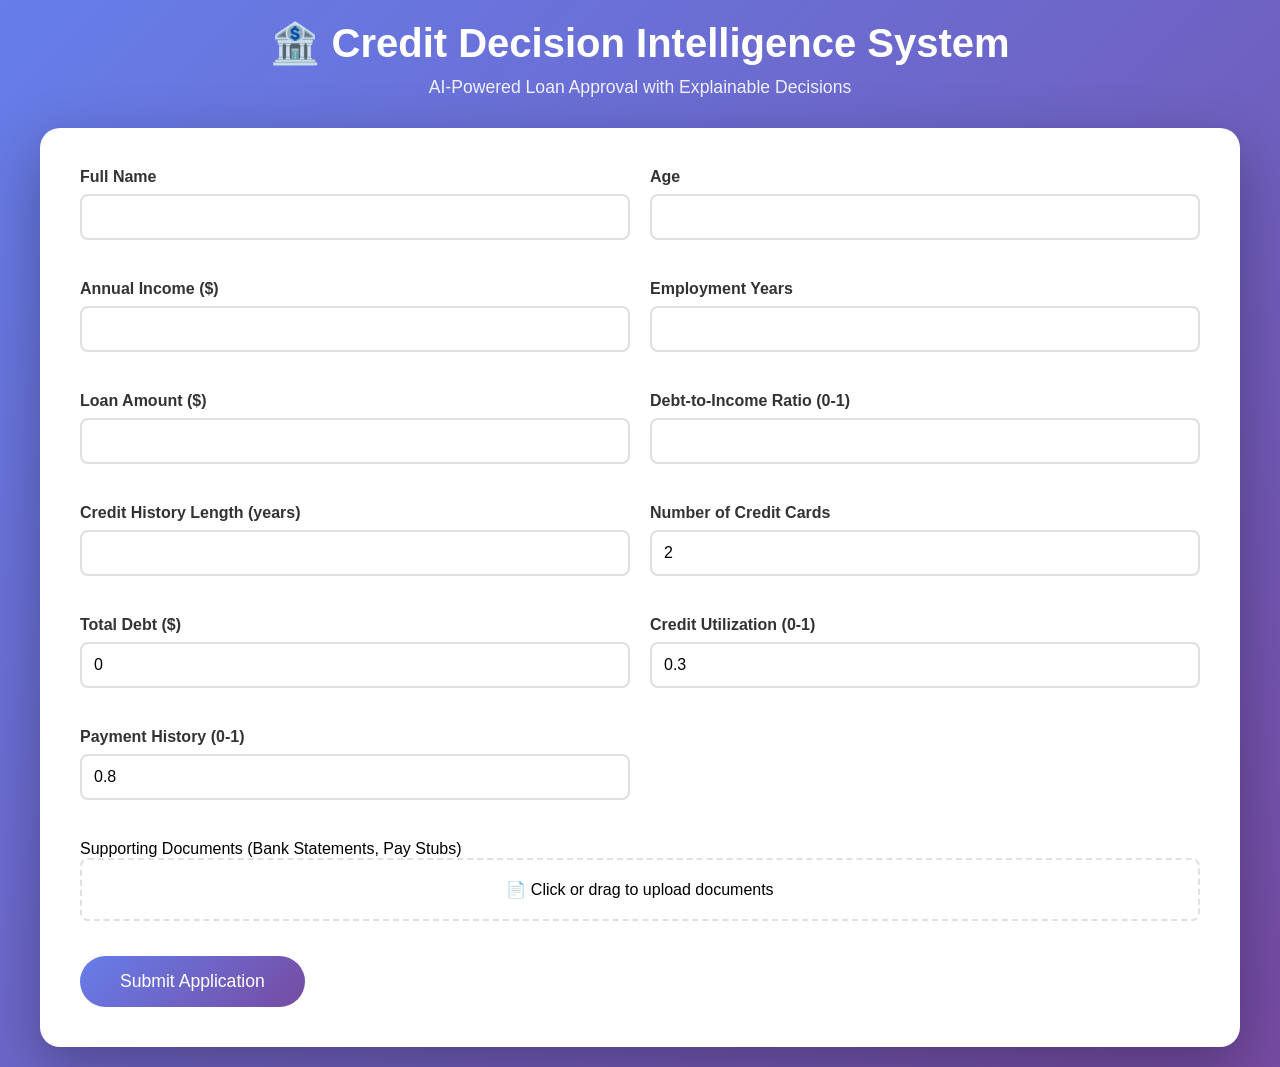
<file: credit_decision_system/templates/index.html>
<!-- templates/index.html -->
<!DOCTYPE html>
<html lang="en">
<head>
    <meta charset="UTF-8">
    <meta name="viewport" content="width=device-width, initial-scale=1.0">
    <title>Credit Decision System - Loan Application</title>
    <style>
        * {
            margin: 0;
            padding: 0;
            box-sizing: border-box;
        }
        
        body {
            font-family: -apple-system, BlinkMacSystemFont, 'Segoe UI', Roboto, Oxygen, Ubuntu, sans-serif;
            background: linear-gradient(135deg, #667eea 0%, #764ba2 100%);
            min-height: 100vh;
            padding: 20px;
        }
        
        .container {
            max-width: 1200px;
            margin: 0 auto;
        }
        
        .header {
            text-align: center;
            color: white;
            margin-bottom: 30px;
        }
        
        .header h1 {
            font-size: 2.5rem;
            margin-bottom: 10px;
        }
        
        .header p {
            font-size: 1.1rem;
            opacity: 0.9;
        }
        
        .main-card {
            background: white;
            border-radius: 20px;
            box-shadow: 0 20px 60px rgba(0,0,0,0.3);
            overflow: hidden;
        }
        
        .form-section {
            padding: 40px;
        }
        
        .form-grid {
            display: grid;
            grid-template-columns: repeat(2, 1fr);
            gap: 20px;
        }
        
        .form-group {
            margin-bottom: 20px;
        }
        
        .form-group label {
            display: block;
            margin-bottom: 8px;
            font-weight: 600;
            color: #333;
        }
        
        .form-group input, .form-group select {
            width: 100%;
            padding: 12px;
            border: 2px solid #e0e0e0;
            border-radius: 8px;
            font-size: 1rem;
            transition: border-color 0.3s;
        }
        
        .form-group input:focus, .form-group select:focus {
            outline: none;
            border-color: #667eea;
        }
        
        .file-upload {
            grid-column: span 2;
        }
        
        .file-upload-area {
            border: 2px dashed #e0e0e0;
            border-radius: 8px;
            padding: 20px;
            text-align: center;
            cursor: pointer;
            transition: all 0.3s;
        }
        
        .file-upload-area:hover {
            border-color: #667eea;
            background: #f5f5f5;
        }
        
        .file-list {
            margin-top: 15px;
        }
        
        .file-item {
            background: #f5f5f5;
            padding: 8px 12px;
            border-radius: 5px;
            margin-bottom: 5px;
            display: flex;
            justify-content: space-between;
            align-items: center;
        }
        
        .remove-file {
            color: #ff4757;
            cursor: pointer;
            font-weight: bold;
        }
        
        .submit-btn {
            background: linear-gradient(135deg, #667eea 0%, #764ba2 100%);
            color: white;
            border: none;
            padding: 15px 40px;
            font-size: 1.1rem;
            border-radius: 30px;
            cursor: pointer;
            margin-top: 20px;
            transition: transform 0.2s;
        }
        
        .submit-btn:hover {
            transform: translateY(-2px);
        }
        
        .result-section {
            background: #f8f9fa;
            padding: 30px;
            border-top: 1px solid #e0e0e0;
            display: none;
        }
        
        .result-section.show {
            display: block;
        }
        
        .decision-card {
            background: white;
            border-radius: 15px;
            padding: 25px;
            margin-bottom: 20px;
            box-shadow: 0 5px 15px rgba(0,0,0,0.1);
        }
        
        .decision-approve {
            border-left: 5px solid #28a745;
        }
        
        .decision-reject {
            border-left: 5px solid #dc3545;
        }
        
        .decision-review {
            border-left: 5px solid #ffc107;
        }
        
        .score-display {
            font-size: 3rem;
            font-weight: bold;
            margin: 20px 0;
        }
        
        .loading {
            text-align: center;
            padding: 40px;
            display: none;
        }
        
        .loading.show {
            display: block;
        }
        
        .spinner {
            border: 4px solid #f3f3f3;
            border-top: 4px solid #667eea;
            border-radius: 50%;
            width: 50px;
            height: 50px;
            animation: spin 1s linear infinite;
            margin: 0 auto;
        }
        
        @keyframes spin {
            0% { transform: rotate(0deg); }
            100% { transform: rotate(360deg); }
        }
        
        @media (max-width: 768px) {
            .form-grid {
                grid-template-columns: 1fr;
            }
            
            .form-section {
                padding: 20px;
            }
        }
    </style>
</head>
<body>
    <div class="container">
        <div class="header">
            <h1>🏦 Credit Decision Intelligence System</h1>
            <p>AI-Powered Loan Approval with Explainable Decisions</p>
        </div>
        
        <div class="main-card">
            <div class="form-section">
                <form id="applicationForm">
                    <div class="form-grid">
                        <div class="form-group">
                            <label>Full Name</label>
                            <input type="text" name="full_name" required>
                        </div>
                        
                        <div class="form-group">
                            <label>Age</label>
                            <input type="number" name="age" required>
                        </div>
                        
                        <div class="form-group">
                            <label>Annual Income ($)</label>
                            <input type="number" name="annual_income" required>
                        </div>
                        
                        <div class="form-group">
                            <label>Employment Years</label>
                            <input type="number" name="employment_years" step="0.5" required>
                        </div>
                        
                        <div class="form-group">
                            <label>Loan Amount ($)</label>
                            <input type="number" name="loan_amount" required>
                        </div>
                        
                        <div class="form-group">
                            <label>Debt-to-Income Ratio (0-1)</label>
                            <input type="number" name="debt_to_income_ratio" step="0.01" required>
                        </div>
                        
                        <div class="form-group">
                            <label>Credit History Length (years)</label>
                            <input type="number" name="credit_history_length" step="0.5" required>
                        </div>
                        
                        <div class="form-group">
                            <label>Number of Credit Cards</label>
                            <input type="number" name="num_credit_cards" value="2">
                        </div>
                        
                        <div class="form-group">
                            <label>Total Debt ($)</label>
                            <input type="number" name="total_debt" value="0">
                        </div>
                        
                        <div class="form-group">
                            <label>Credit Utilization (0-1)</label>
                            <input type="number" name="credit_utilization" step="0.01" value="0.3">
                        </div>
                        
                        <div class="form-group">
                            <label>Payment History (0-1)</label>
                            <input type="number" name="payment_history" step="0.01" value="0.8">
                        </div>
                        
                        <div class="file-upload">
                            <label>Supporting Documents (Bank Statements, Pay Stubs)</label>
                            <div class="file-upload-area" onclick="document.getElementById('documents').click()">
                                📄 Click or drag to upload documents
                                <input type="file" id="documents" name="documents" multiple accept=".pdf,.png,.jpg" style="display:none">
                            </div>
                            <div id="fileList" class="file-list"></div>
                        </div>
                    </div>
                    
                    <button type="submit" class="submit-btn">Submit Application</button>
                </form>
            </div>
            
            <div class="loading" id="loading">
                <div class="spinner"></div>
                <p style="margin-top: 20px;">Processing your application with AI...</p>
            </div>
            
            <div class="result-section" id="resultSection">
                <!-- Results will be displayed here -->
            </div>
        </div>
    </div>
    
    <script>
        let selectedFiles = [];
        
        document.getElementById('documents').addEventListener('change', function(e) {
            selectedFiles = Array.from(e.target.files);
            updateFileList();
        });
        
        function updateFileList() {
            const fileListDiv = document.getElementById('fileList');
            fileListDiv.innerHTML = selectedFiles.map((file, index) => `
                <div class="file-item">
                    <span>📄 ${file.name}</span>
                    <span class="remove-file" onclick="removeFile(${index})">✖</span>
                </div>
            `).join('');
        }
        
        function removeFile(index) {
            selectedFiles.splice(index, 1);
            updateFileList();
        }
        
        document.getElementById('applicationForm').addEventListener('submit', async (e) => {
            e.preventDefault();
            
            const formData = new FormData(e.target);
            selectedFiles.forEach(file => {
                formData.append('documents', file);
            });
            
            document.getElementById('loading').classList.add('show');
            document.getElementById('resultSection').classList.remove('show');
            
            try {
                const response = await fetch('/api/apply', {
                    method: 'POST',
                    body: formData
                });
                
                const result = await response.json();
                
                if (response.ok) {
                    displayResult(result);
                } else {
                    alert('Error: ' + (result.error || 'Unknown error'));
                }
            } catch (error) {
                alert('Network error: ' + error.message);
            } finally {
                document.getElementById('loading').classList.remove('show');
            }
        });
        
        function displayResult(result) {
            const decision = result.decision;
            const recommendation = decision.recommendation;
            
            let decisionClass = 'decision-review';
            let decisionText = 'Under Review';
            let decisionIcon = '📋';
            
            if (recommendation === 'approve') {
                decisionClass = 'decision-approve';
                decisionText = 'APPROVED';
                decisionIcon = '✅';
            } else if (recommendation === 'reject') {
                decisionClass = 'decision-reject';
                decisionText = 'NOT APPROVED';
                decisionIcon = '❌';
            }
            
            const resultHtml = `
                <div class="decision-card ${decisionClass}">
                    <h2>${decisionIcon} Decision: ${decisionText}</h2>
                    <div class="score-display">
                        Credit Score: ${decision.credit_score}/1000
                    </div>
                    <p><strong>Risk Category:</strong> ${decision.risk_category}</p>
                    ${decision.explanation_text ? `<p><strong>Explanation:</strong><br>${decision.explanation_text}</p>` : ''}
                    <p><strong>Processing Time:</strong> ${decision.processing_time_ms}ms</p>
                </div>
                
                ${decision.explanation && decision.explanation.top_factors ? `
                <div class="decision-card">
                    <h3>📊 Key Decision Factors</h3>
                    <ul>
                        ${decision.explanation.top_factors.map(factor => `<li><strong>${factor[0]}:</strong> Impact score ${factor[1].toFixed(3)}</li>`).join('')}
                    </ul>
                </div>
                ` : ''}
                
                ${result.compliance ? `
                <div class="decision-card">
                    <h3>⚖️ Compliance Status</h3>
                    <p>ECOA: ${result.compliance.ecoa_compliant ? '✅' : '❌'}</p>
                    <p>FCRA: ${result.compliance.fcra_compliant ? '✅' : '❌'}</p>
                    <p>GDPR: ${result.compliance.gdpr_compliant ? '✅' : '❌'}</p>
                </div>
                ` : ''}
                
                <div class="decision-card">
                    <h3>📋 Application ID</h3>
                    <p><code>${result.application_id}</code></p>
                    <p><small>Save this ID to check your decision later</small></p>
                </div>
            `;
            
            document.getElementById('resultSection').innerHTML = resultHtml;
            document.getElementById('resultSection').classList.add('show');
        }
    </script>
</body>
</html>
</file>
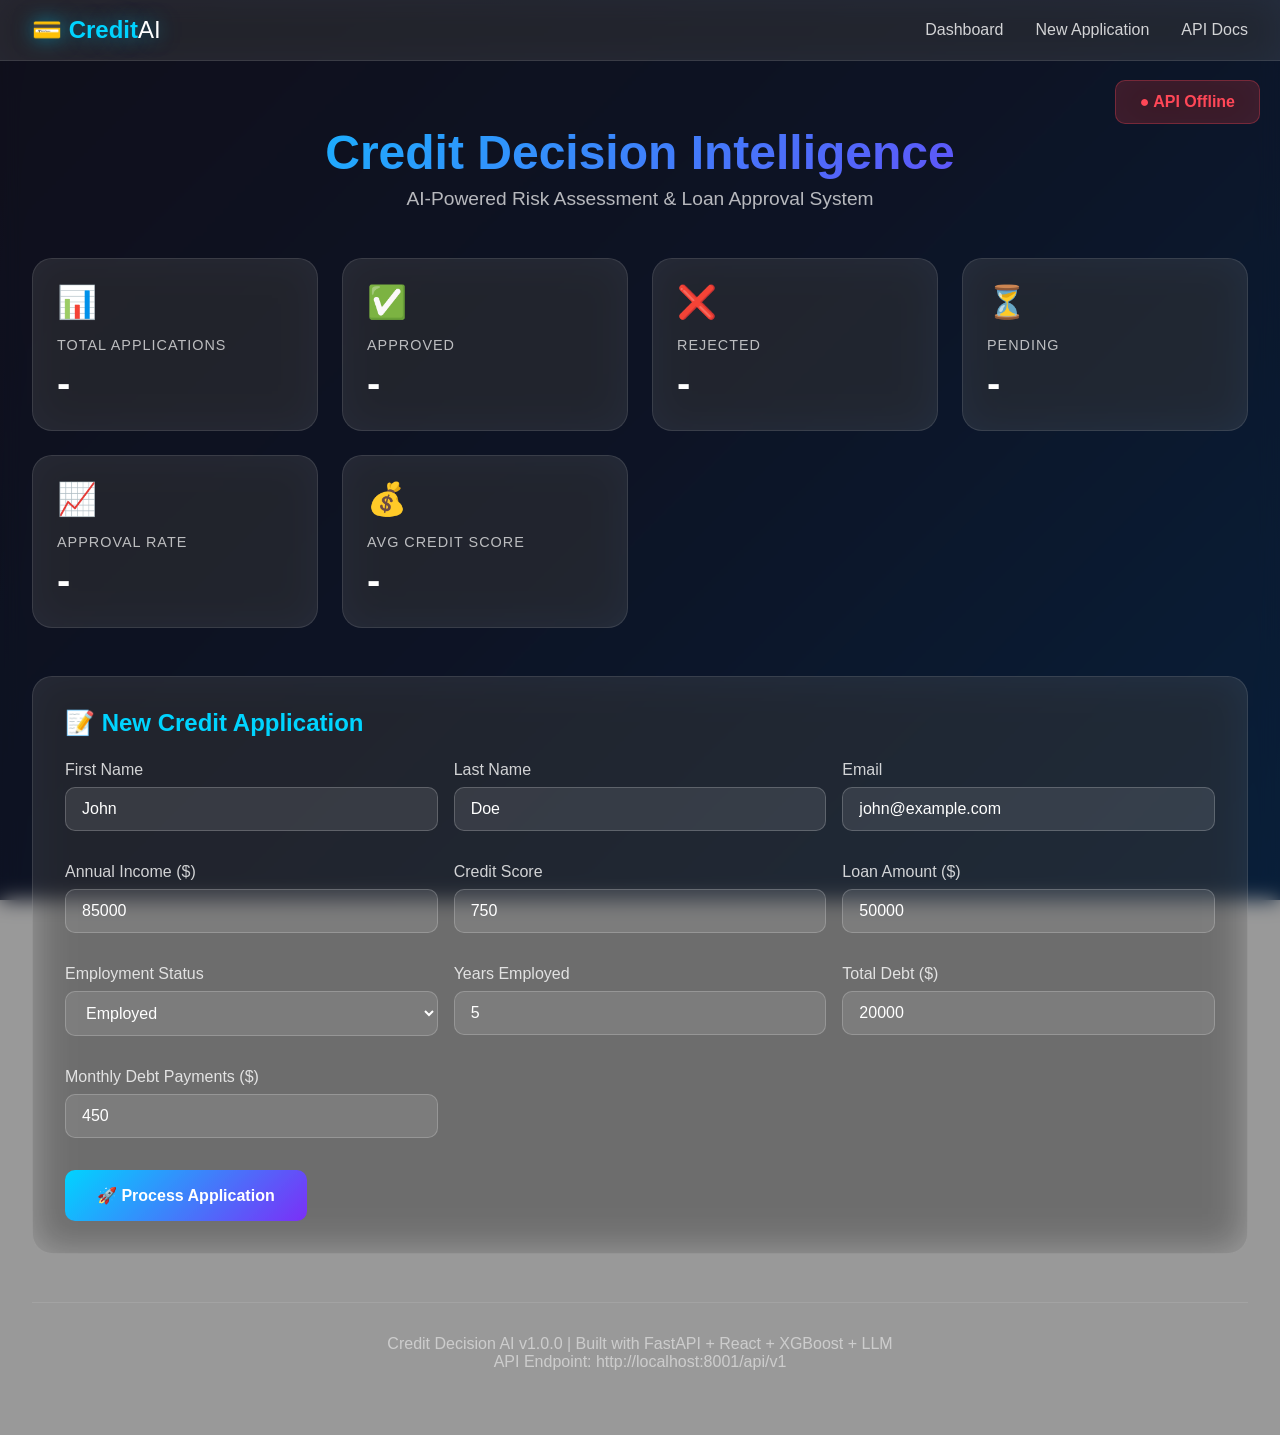
<file: dashboard.html>
<!DOCTYPE html>
<html lang="en">
<head>
    <meta charset="UTF-8">
    <meta name="viewport" content="width=device-width, initial-scale=1.0">
    <title>Credit Decision AI - Dashboard</title>
    <style>
        * {
            margin: 0;
            padding: 0;
            box-sizing: border-box;
        }

        body {
            font-family: 'Segoe UI', Tahoma, Geneva, Verdana, sans-serif;
            min-height: 100vh;
            background: linear-gradient(135deg, #1a1a2e 0%, #16213e 50%, #0f3460 100%),
                        url('https://images.unsplash.com/photo-1551288049-bebda4e38f71?ixlib=rb-4.0.3&auto=format&fit=crop&w=1920&q=80');
            background-size: cover;
            background-position: center;
            background-attachment: fixed;
            background-blend-mode: overlay;
            color: #fff;
        }

        .overlay {
            min-height: 100vh;
            background: rgba(0, 0, 0, 0.4);
            backdrop-filter: blur(10px);
        }

        .navbar {
            background: rgba(255, 255, 255, 0.1);
            backdrop-filter: blur(20px);
            border-bottom: 1px solid rgba(255, 255, 255, 0.1);
            padding: 1rem 2rem;
            display: flex;
            justify-content: space-between;
            align-items: center;
            position: sticky;
            top: 0;
            z-index: 100;
        }

        .logo {
            font-size: 1.5rem;
            font-weight: bold;
            color: #00d4ff;
            text-shadow: 0 0 20px rgba(0, 212, 255, 0.5);
        }

        .logo span {
            color: #fff;
            font-weight: 300;
        }

        .nav-links {
            display: flex;
            gap: 2rem;
        }

        .nav-links a {
            color: rgba(255, 255, 255, 0.8);
            text-decoration: none;
            transition: color 0.3s;
        }

        .nav-links a:hover {
            color: #00d4ff;
        }

        .container {
            max-width: 1400px;
            margin: 0 auto;
            padding: 2rem;
        }

        .header {
            text-align: center;
            margin-bottom: 3rem;
            padding-top: 2rem;
        }

        .header h1 {
            font-size: 3rem;
            margin-bottom: 0.5rem;
            background: linear-gradient(135deg, #00d4ff, #7b2ff7);
            -webkit-background-clip: text;
            -webkit-text-fill-color: transparent;
            background-clip: text;
        }

        .header p {
            color: rgba(255, 255, 255, 0.7);
            font-size: 1.2rem;
        }

        .stats-grid {
            display: grid;
            grid-template-columns: repeat(auto-fit, minmax(250px, 1fr));
            gap: 1.5rem;
            margin-bottom: 3rem;
        }

        .stat-card {
            background: rgba(255, 255, 255, 0.1);
            backdrop-filter: blur(20px);
            border: 1px solid rgba(255, 255, 255, 0.1);
            border-radius: 20px;
            padding: 1.5rem;
            transition: transform 0.3s, box-shadow 0.3s;
            cursor: pointer;
        }

        .stat-card:hover {
            transform: translateY(-5px);
            box-shadow: 0 20px 40px rgba(0, 0, 0, 0.3);
        }

        .stat-card .icon {
            font-size: 2rem;
            margin-bottom: 1rem;
        }

        .stat-card .label {
            color: rgba(255, 255, 255, 0.7);
            font-size: 0.9rem;
            text-transform: uppercase;
            letter-spacing: 1px;
            margin-bottom: 0.5rem;
        }

        .stat-card .value {
            font-size: 2.5rem;
            font-weight: bold;
            color: #fff;
        }

        .decision-form {
            background: rgba(255, 255, 255, 0.1);
            backdrop-filter: blur(20px);
            border: 1px solid rgba(255, 255, 255, 0.1);
            border-radius: 20px;
            padding: 2rem;
            margin-bottom: 3rem;
        }

        .decision-form h2 {
            margin-bottom: 1.5rem;
            color: #00d4ff;
        }

        .form-grid {
            display: grid;
            grid-template-columns: repeat(auto-fit, minmax(300px, 1fr));
            gap: 1rem;
        }

        .form-group {
            margin-bottom: 1rem;
        }

        .form-group label {
            display: block;
            margin-bottom: 0.5rem;
            color: rgba(255, 255, 255, 0.8);
        }

        .form-group input, .form-group select {
            width: 100%;
            padding: 0.75rem 1rem;
            border: 1px solid rgba(255, 255, 255, 0.2);
            border-radius: 10px;
            background: rgba(255, 255, 255, 0.1);
            color: #fff;
            font-size: 1rem;
            transition: border-color 0.3s;
        }

        .form-group input:focus, .form-group select:focus {
            outline: none;
            border-color: #00d4ff;
        }

        .btn {
            padding: 1rem 2rem;
            border: none;
            border-radius: 10px;
            font-size: 1rem;
            font-weight: bold;
            cursor: pointer;
            transition: all 0.3s;
            margin-top: 1rem;
        }

        .btn-primary {
            background: linear-gradient(135deg, #00d4ff, #7b2ff7);
            color: #fff;
        }

        .btn-primary:hover {
            transform: translateY(-2px);
            box-shadow: 0 10px 30px rgba(0, 212, 255, 0.3);
        }

        .result-card {
            background: rgba(255, 255, 255, 0.15);
            backdrop-filter: blur(20px);
            border: 1px solid rgba(255, 255, 255, 0.2);
            border-radius: 20px;
            padding: 2rem;
            margin-top: 2rem;
            display: none;
            animation: slideIn 0.5s ease;
        }

        .result-card.show {
            display: block;
        }

        @keyframes slideIn {
            from { opacity: 0; transform: translateY(20px); }
            to { opacity: 1; transform: translateY(0); }
        }

        .result-card h3 {
            color: #00d4ff;
            margin-bottom: 1rem;
        }

        .result-grid {
            display: grid;
            grid-template-columns: repeat(auto-fit, minmax(200px, 1fr));
            gap: 1rem;
        }

        .result-item {
            padding: 1rem;
            background: rgba(255, 255, 255, 0.1);
            border-radius: 10px;
        }

        .result-item .label {
            color: rgba(255, 255, 255, 0.7);
            font-size: 0.85rem;
        }

        .result-item .value {
            font-size: 1.5rem;
            font-weight: bold;
            margin-top: 0.5rem;
        }

        .status-approved { color: #00ff88; }
        .status-rejected { color: #ff4757; }
        .status-pending { color: #ffa502; }
        .status-review { color: #00d4ff; }

        .footer {
            text-align: center;
            padding: 2rem;
            color: rgba(255, 255, 255, 0.5);
            border-top: 1px solid rgba(255, 255, 255, 0.1);
            margin-top: 3rem;
        }

        .loading {
            display: inline-block;
            width: 20px;
            height: 20px;
            border: 3px solid rgba(255, 255, 255, 0.3);
            border-radius: 50%;
            border-top-color: #00d4ff;
            animation: spin 1s ease-in-out infinite;
        }

        @keyframes spin {
            to { transform: rotate(360deg); }
        }

        .api-status {
            position: fixed;
            top: 80px;
            right: 20px;
            padding: 0.75rem 1.5rem;
            border-radius: 10px;
            font-weight: bold;
            backdrop-filter: blur(20px);
            z-index: 1000;
        }

        .api-status.online {
            background: rgba(0, 255, 136, 0.2);
            border: 1px solid rgba(0, 255, 136, 0.3);
            color: #00ff88;
        }

        .api-status.offline {
            background: rgba(255, 71, 87, 0.2);
            border: 1px solid rgba(255, 71, 87, 0.3);
            color: #ff4757;
        }

        option {
            background: #0f3460;
            color: #fff;
        }

        input::placeholder {
            color: rgba(255, 255, 255, 0.5);
        }
    </style>
</head>
<body>
    <div class="overlay">
        <nav class="navbar">
            <div class="logo">💳 Credit<span>AI</span></div>
            <div class="nav-links">
                <a href="#dashboard">Dashboard</a>
                <a href="#application">New Application</a>
                <a href="/docs" target="_blank">API Docs</a>
            </div>
        </nav>

        <div class="api-status online" id="apiStatus">● API Online</div>

        <div class="container">
            <div class="header">
                <h1>Credit Decision Intelligence</h1>
                <p>AI-Powered Risk Assessment & Loan Approval System</p>
            </div>

            <div class="stats-grid" id="statsGrid">
                <div class="stat-card">
                    <div class="icon">📊</div>
                    <div class="label">Total Applications</div>
                    <div class="value" id="totalApps">-</div>
                </div>
                <div class="stat-card">
                    <div class="icon">✅</div>
                    <div class="label">Approved</div>
                    <div class="value" id="approvedCount">-</div>
                </div>
                <div class="stat-card">
                    <div class="icon">❌</div>
                    <div class="label">Rejected</div>
                    <div class="value" id="rejectedCount">-</div>
                </div>
                <div class="stat-card">
                    <div class="icon">⏳</div>
                    <div class="label">Pending</div>
                    <div class="value" id="pendingCount">-</div>
                </div>
                <div class="stat-card">
                    <div class="icon">📈</div>
                    <div class="label">Approval Rate</div>
                    <div class="value" id="approvalRate">-</div>
                </div>
                <div class="stat-card">
                    <div class="icon">💰</div>
                    <div class="label">Avg Credit Score</div>
                    <div class="value" id="avgCreditScore">-</div>
                </div>
            </div>

            <div class="decision-form" id="application">
                <h2>📝 New Credit Application</h2>
                <form id="creditForm">
                    <div class="form-grid">
                        <div class="form-group">
                            <label>First Name</label>
                            <input type="text" id="firstName" value="John" required>
                        </div>
                        <div class="form-group">
                            <label>Last Name</label>
                            <input type="text" id="lastName" value="Doe" required>
                        </div>
                        <div class="form-group">
                            <label>Email</label>
                            <input type="email" id="email" value="john@example.com" required>
                        </div>
                        <div class="form-group">
                            <label>Annual Income ($)</label>
                            <input type="number" id="income" value="85000" required>
                        </div>
                        <div class="form-group">
                            <label>Credit Score</label>
                            <input type="number" id="creditScore" value="750" min="300" max="850" required>
                        </div>
                        <div class="form-group">
                            <label>Loan Amount ($)</label>
                            <input type="number" id="loanAmount" value="50000" required>
                        </div>
                        <div class="form-group">
                            <label>Employment Status</label>
                            <select id="employment">
                                <option value="employed">Employed</option>
                                <option value="self_employed">Self Employed</option>
                                <option value="unemployed">Unemployed</option>
                            </select>
                        </div>
                        <div class="form-group">
                            <label>Years Employed</label>
                            <input type="number" id="yearsEmployed" value="5" required>
                        </div>
                        <div class="form-group">
                            <label>Total Debt ($)</label>
                            <input type="number" id="totalDebt" value="20000" required>
                        </div>
                        <div class="form-group">
                            <label>Monthly Debt Payments ($)</label>
                            <input type="number" id="monthlyDebt" value="450" required>
                        </div>
                    </div>
                    <button type="submit" class="btn btn-primary">🚀 Process Application</button>
                </form>

                <div class="result-card" id="resultCard">
                    <h3>📋 Decision Result</h3>
                    <div class="result-grid">
                        <div class="result-item">
                            <div class="label">Application ID</div>
                            <div class="value" id="resAppId">-</div>
                        </div>
                        <div class="result-item">
                            <div class="label">Decision</div>
                            <div class="value" id="resDecision">-</div>
                        </div>
                        <div class="result-item">
                            <div class="label">Approval Probability</div>
                            <div class="value" id="resProb">-</div>
                        </div>
                        <div class="result-item">
                            <div class="label">Risk Score</div>
                            <div class="value" id="resRisk">-</div>
                        </div>
                        <div class="result-item">
                            <div class="label">Confidence</div>
                            <div class="value" id="resConfidence">-</div>
                        </div>
                        <div class="result-item">
                            <div class="label">Processing Time</div>
                            <div class="value" id="resTime">-</div>
                        </div>
                    </div>
                    <div style="margin-top: 1rem; padding: 1rem; background: rgba(255,255,255,0.1); border-radius: 10px;">
                        <div class="label">Reasoning</div>
                        <p id="resReasoning" style="margin-top: 0.5rem; line-height: 1.6;"></p>
                    </div>
                </div>
            </div>

            <div class="footer">
                <p>Credit Decision AI v1.0.0 | Built with FastAPI + React + XGBoost + LLM</p>
                <p>API Endpoint: http://localhost:8001/api/v1</p>
            </div>
        </div>
    </div>

    <script>
        const API_URL = 'http://localhost:8001/api/v1';

        async function loadStats() {
            try {
                const res = await fetch(`${API_URL}/dashboard-stats`);
                if (!res.ok) throw new Error('API Error');
                const data = await res.json();
                
                document.getElementById('totalApps').textContent = data.total_applications.toLocaleString();
                document.getElementById('approvedCount').textContent = data.approved_count.toLocaleString();
                document.getElementById('rejectedCount').textContent = data.rejected_count.toLocaleString();
                document.getElementById('pendingCount').textContent = data.pending_count.toLocaleString();
                document.getElementById('approvalRate').textContent = (data.approval_rate).toFixed(1) + '%';
                document.getElementById('avgCreditScore').textContent = Math.round(data.average_credit_score);
                
                document.getElementById('apiStatus').textContent = '● API Online';
                document.getElementById('apiStatus').className = 'api-status online';
            } catch (e) {
                console.error('Failed to load stats:', e);
                document.getElementById('apiStatus').textContent = '● API Offline';
                document.getElementById('apiStatus').className = 'api-status offline';
            }
        }

        document.getElementById('creditForm').addEventListener('submit', async (e) => {
            e.preventDefault();
            const btn = e.target.querySelector('button');
            const originalText = btn.textContent;
            btn.innerHTML = '<div class="loading"></div> Processing...';
            btn.disabled = true;

            const payload = {
                applicant: {
                    first_name: document.getElementById('firstName').value,
                    last_name: document.getElementById('lastName').value,
                    email: document.getElementById('email').value,
                    date_of_birth: '1990-01-15',
                    state: 'NY'
                },
                financial: {
                    annual_income: parseFloat(document.getElementById('income').value),
                    credit_score: parseInt(document.getElementById('creditScore').value),
                    debt_amount: parseFloat(document.getElementById('totalDebt').value),
                    years_employed: parseInt(document.getElementById('yearsEmployed').value),
                    total_accounts: 5
                },
                loan: {
                    loan_amount: parseFloat(document.getElementById('loanAmount').value),
                    loan_term_months: 60,
                    loan_purpose: 'home_improvement'
                }
            };

            try {
                const res = await fetch(`${API_URL}/credit-decision`, {
                    method: 'POST',
                    headers: { 'Content-Type': 'application/json' },
                    body: JSON.stringify(payload)
                });
                
                if (!res.ok) {
                    const errorData = await res.json();
                    console.error('API Error:', errorData);
                    alert('API Error: ' + JSON.stringify(errorData));
                    btn.textContent = originalText;
                    btn.disabled = false;
                    return;
                }
                
                const data = await res.json();
                console.log('Response data:', data);

                document.getElementById('resAppId').textContent = data.application_id;
                
                const decisionEl = document.getElementById('resDecision');
                const decision = data.decision;
                decisionEl.textContent = (typeof decision === 'string' ? decision : decision.value || decision).toUpperCase();
                decisionEl.className = 'value status-' + (typeof decision === 'string' ? decision : decision.value || decision).toLowerCase();
                
                document.getElementById('resProb').textContent = (data.score).toFixed(1) + '%';
                document.getElementById('resRisk').textContent = data.confidence.toFixed(2);
                document.getElementById('resConfidence').textContent = (data.confidence * 100).toFixed(1) + '%';
                document.getElementById('resTime').textContent = data.decision_time_ms.toFixed(0) + 'ms';
                document.getElementById('resReasoning').textContent = data.reasoning;

                document.getElementById('resultCard').classList.add('show');
            } catch (e) {
                console.error('Fetch error:', e);
                alert('Error: ' + e.message);
            } finally {
                btn.textContent = originalText;
                btn.disabled = false;
            }
        });

        loadStats();
        setInterval(loadStats, 30000);
    </script>
</body>
</html>
</file>
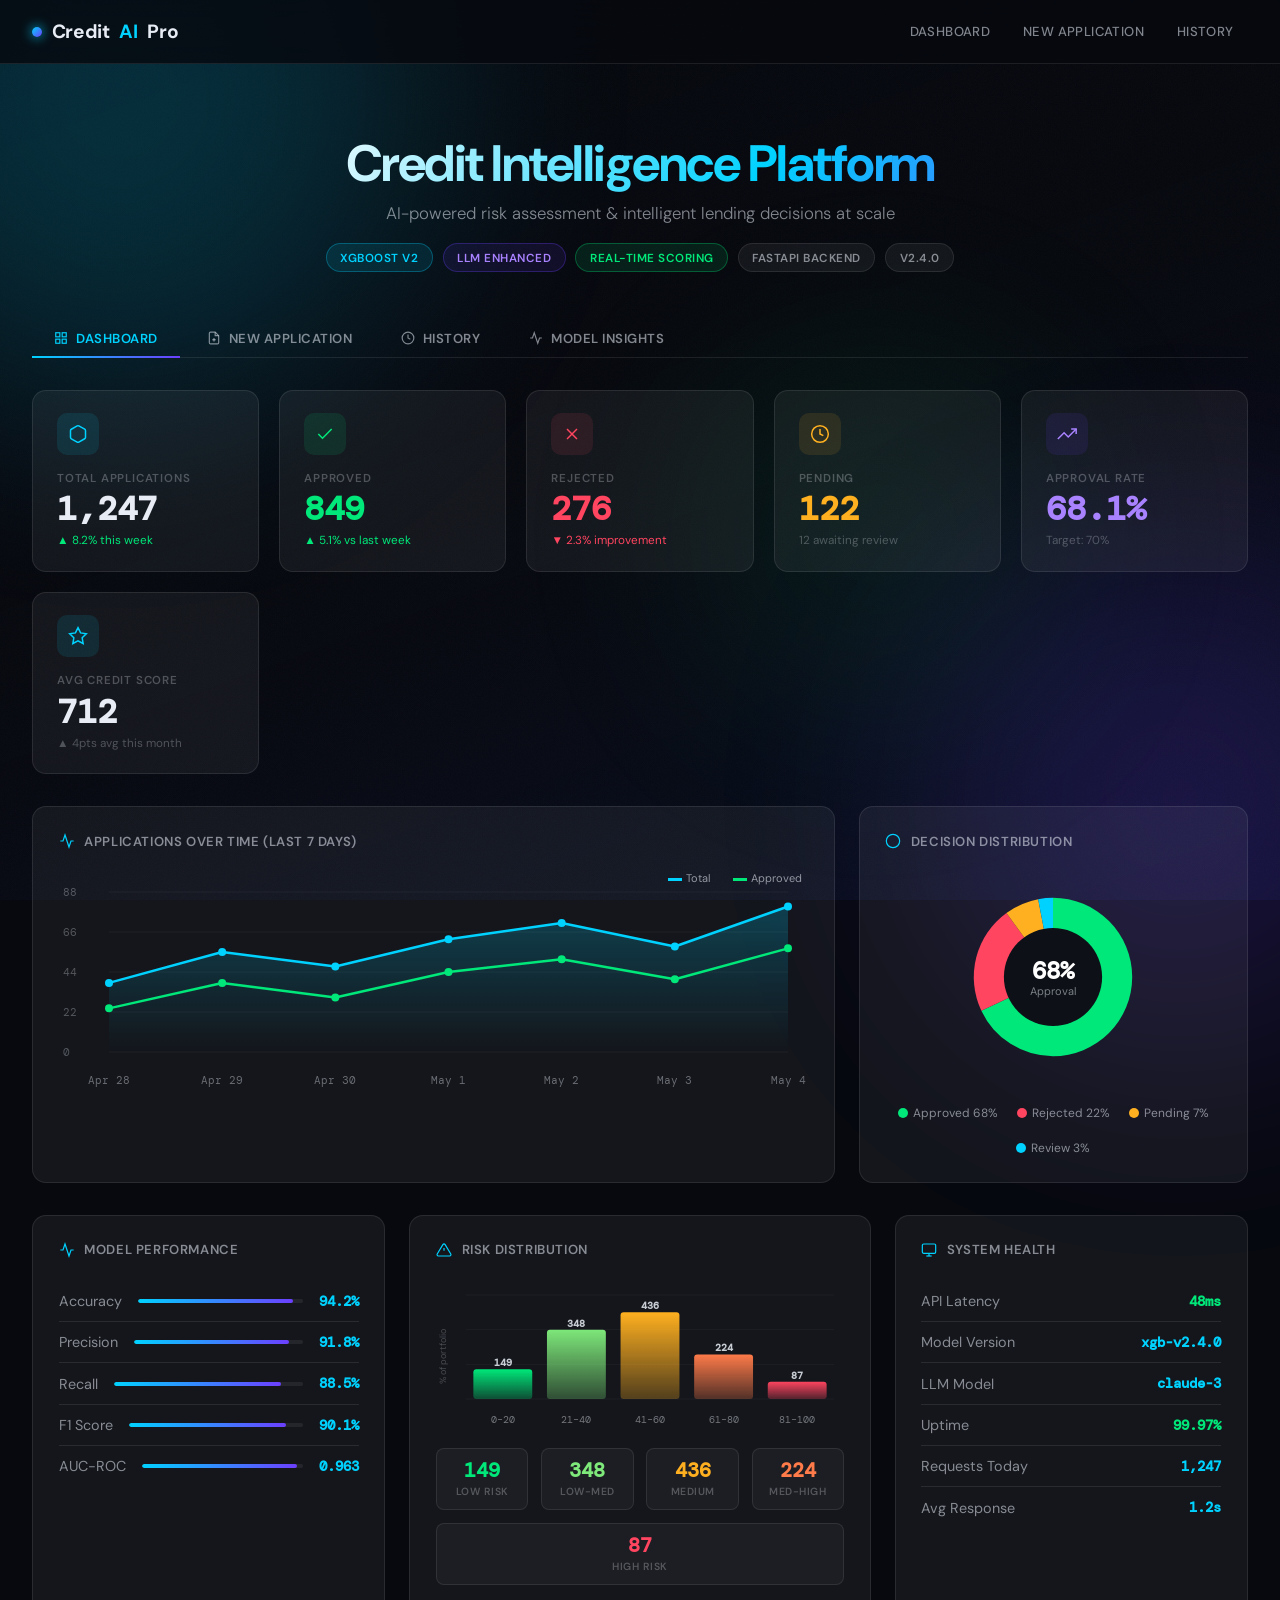
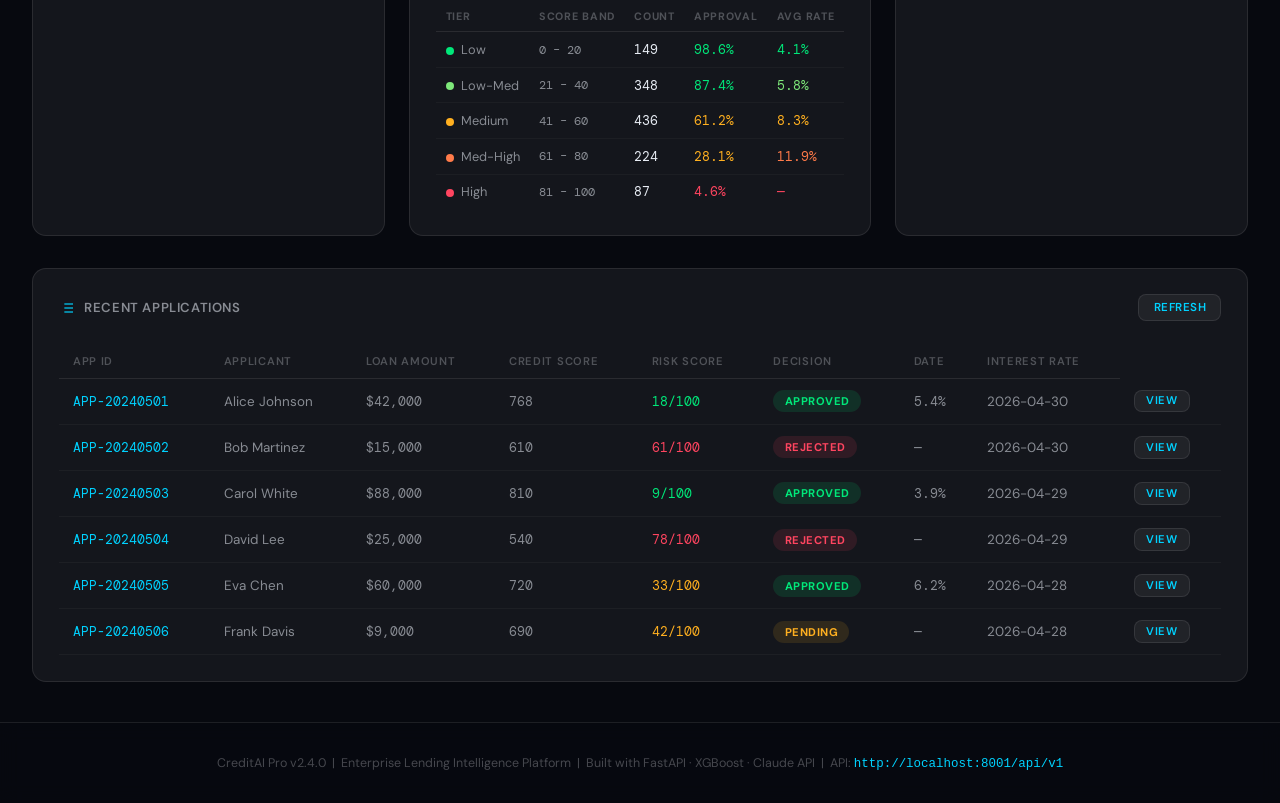
<file: credit_decision_system/final.html>
<!DOCTYPE html>
<html lang="en">
<head>
<meta charset="UTF-8">
<meta name="viewport" content="width=device-width, initial-scale=1.0">
<title>CreditAI Pro — Intelligent Lending Platform</title>
<link rel="preconnect" href="https://fonts.googleapis.com">
<link href="https://fonts.googleapis.com/css2?family=DM+Mono:wght@400;500&family=DM+Sans:wght@300;400;500;600;700&display=swap" rel="stylesheet">
<style>
*,*::before,*::after{margin:0;padding:0;box-sizing:border-box;}

:root{
  --c-bg:        #07090f;
  --c-surface:   rgba(255,255,255,0.055);
  --c-border:    rgba(255,255,255,0.09);
  --c-border-hi: rgba(0,210,255,0.45);
  --c-primary:   #00d2ff;
  --c-accent:    #6c3fff;
  --c-success:   #00e87a;
  --c-warn:      #ffb020;
  --c-error:     #ff4560;
  --c-text:      #e8edf5;
  --c-muted:     rgba(232,237,245,0.55);
  --c-faint:     rgba(232,237,245,0.28);
  --radius:      14px;
  --radius-sm:   8px;
  --nav-h:       64px;
  --font-mono:   'DM Mono', monospace;
  --font-sans:   'DM Sans', sans-serif;
  --trans:       all .22s cubic-bezier(.4,0,.2,1);
}

html{scroll-behavior:smooth;}

body{
  font-family:var(--font-sans);
  color:var(--c-text);
  background-color:#07090f;
  background-image:url('https://images.unsplash.com/photo-1611974789855-9c2a0a7236a3?auto=format&fit=crop&w=2000&q=80');
  background-size:cover;
  background-position:center;
  background-attachment:fixed;
  min-height:100vh;
  overflow-x:hidden;
  position:relative;
}

#bg-overlay{
  position:fixed;
  inset:0;
  z-index:1;
  pointer-events:none;
  background:
    linear-gradient(160deg,rgba(7,9,15,0.82) 0%,rgba(7,9,15,0.65) 50%,rgba(10,15,35,0.80) 100%);
}

#bg-noise{
  position:fixed;
  inset:0;
  z-index:2;
  pointer-events:none;
  opacity:.028;
  background-image:url("data:image/svg+xml,%3Csvg viewBox='0 0 256 256' xmlns='http://www.w3.org/2000/svg'%3E%3Cfilter id='n'%3E%3CfeTurbulence type='fractalNoise' baseFrequency='0.9' numOctaves='4' stitchTiles='stitch'/%3E%3C/filter%3E%3Crect width='100%25' height='100%25' filter='url(%23n)'/%3E%3C/svg%3E");
  background-repeat:repeat;
  background-size:200px;
}

.orb{
  position:fixed;
  border-radius:50%;
  filter:blur(120px);
  pointer-events:none;
  z-index:2;
  opacity:.18;
}
.orb-1{width:600px;height:600px;background:var(--c-primary);top:-200px;left:-180px;}
.orb-2{width:500px;height:500px;background:var(--c-accent);bottom:-150px;right:-150px;}
.orb-3{width:350px;height:350px;background:var(--c-success);top:40%;left:55%;opacity:.09;}

.shell{position:relative;z-index:10;min-height:100vh;display:flex;flex-direction:column;}

/* ── NAVBAR ── */
nav{
  height:var(--nav-h);
  background:rgba(7,9,15,0.82);
  backdrop-filter:blur(24px);
  border-bottom:1px solid var(--c-border);
  padding:0 2rem;
  display:flex;
  align-items:center;
  justify-content:space-between;
  position:sticky;
  top:0;
  z-index:200;
}
.nav-logo{
  display:flex;
  align-items:center;
  gap:.6rem;
  font-size:1.2rem;
  font-weight:700;
  color:var(--c-text);
  letter-spacing:-.3px;
}
.nav-logo .dot{
  width:10px;height:10px;
  border-radius:50%;
  background:linear-gradient(135deg,var(--c-primary),var(--c-accent));
  box-shadow:0 0 12px var(--c-primary);
}
.nav-logo span{color:var(--c-primary);}
.nav-links{display:flex;gap:.25rem;}
.nav-links a{
  color:var(--c-muted);
  text-decoration:none;
  font-size:.82rem;
  font-weight:500;
  letter-spacing:.4px;
  text-transform:uppercase;
  padding:.5rem .9rem;
  border-radius:var(--radius-sm);
  transition:var(--trans);
}
.nav-links a:hover{color:var(--c-text);background:var(--c-surface);}

/* ── MAIN ── */
main{flex:1;max-width:1540px;margin:0 auto;padding:2.5rem 2rem;width:100%;}

/* ── PAGE HEADER ── */
.page-header{
  text-align:center;
  padding:2rem 0 3rem;
  animation:fadeUp .6s ease both;
}
.page-header h1{
  font-size:clamp(2rem,4vw,3.2rem);
  font-weight:700;
  letter-spacing:-1.5px;
  line-height:1.1;
  background:linear-gradient(125deg,#fff 20%,var(--c-primary) 60%,var(--c-accent) 100%);
  -webkit-background-clip:text;
  -webkit-text-fill-color:transparent;
  background-clip:text;
  margin-bottom:.6rem;
}
.page-header p{color:var(--c-muted);font-size:1.05rem;font-weight:300;margin-bottom:1.2rem;}
.badge-row{display:flex;justify-content:center;gap:.6rem;flex-wrap:wrap;}
.badge{
  display:inline-flex;align-items:center;gap:.4rem;
  font-size:.73rem;font-weight:600;letter-spacing:.5px;text-transform:uppercase;
  padding:.35rem .85rem;border-radius:30px;
  background:var(--c-surface);border:1px solid var(--c-border);color:var(--c-muted);
}
.badge.blue{background:rgba(0,210,255,.1);border-color:rgba(0,210,255,.3);color:var(--c-primary);}
.badge.purple{background:rgba(108,63,255,.1);border-color:rgba(108,63,255,.3);color:#a882ff;}
.badge.green{background:rgba(0,232,122,.1);border-color:rgba(0,232,122,.3);color:var(--c-success);}

/* ── TABS ── */
.tabs-bar{
  display:flex;gap:.25rem;
  border-bottom:1px solid var(--c-border);
  margin-bottom:2rem;
}
.tab-btn{
  padding:.7rem 1.4rem;
  border:none;background:none;
  color:var(--c-muted);
  font:600 .82rem/1 var(--font-sans);
  letter-spacing:.5px;text-transform:uppercase;
  cursor:pointer;
  position:relative;
  border-radius:var(--radius-sm) var(--radius-sm) 0 0;
  transition:var(--trans);
  display:flex;align-items:center;gap:.5rem;
}
.tab-btn:hover{color:var(--c-text);background:var(--c-surface);}
.tab-btn.active{color:var(--c-primary);}
.tab-btn.active::after{
  content:'';
  position:absolute;bottom:-1px;left:0;right:0;height:2px;
  background:linear-gradient(90deg,var(--c-primary),var(--c-accent));
}
.tab-content{display:none;animation:fadeUp .3s ease both;}
.tab-content.active{display:block;}

/* ── STAT CARDS ── */
.stats-grid{
  display:grid;
  grid-template-columns:repeat(auto-fit,minmax(200px,1fr));
  gap:1.25rem;
  margin-bottom:2rem;
}
.stat-card{
  background:var(--c-surface);
  border:1px solid var(--c-border);
  border-radius:var(--radius);
  padding:1.4rem 1.5rem;
  backdrop-filter:blur(20px);
  position:relative;overflow:hidden;
  transition:var(--trans);
  cursor:default;
}
.stat-card::after{
  content:'';
  position:absolute;inset:0;
  background:linear-gradient(135deg,rgba(0,210,255,.04) 0%,transparent 60%);
  opacity:0;transition:var(--trans);
}
.stat-card:hover{transform:translateY(-5px);border-color:var(--c-border-hi);box-shadow:0 16px 48px rgba(0,210,255,.1);}
.stat-card:hover::after{opacity:1;}
.stat-icon{
  width:42px;height:42px;border-radius:10px;
  display:flex;align-items:center;justify-content:center;
  margin-bottom:1rem;
  background:rgba(0,210,255,.1);
}
.stat-icon svg{width:20px;height:20px;stroke:var(--c-primary);fill:none;stroke-width:1.8;}
.stat-card.s-approved .stat-icon{background:rgba(0,232,122,.1);}
.stat-card.s-approved .stat-icon svg{stroke:var(--c-success);}
.stat-card.s-rejected .stat-icon{background:rgba(255,69,96,.1);}
.stat-card.s-rejected .stat-icon svg{stroke:var(--c-error);}
.stat-card.s-pending .stat-icon{background:rgba(255,176,32,.1);}
.stat-card.s-pending .stat-icon svg{stroke:var(--c-warn);}
.stat-card.s-rate .stat-icon{background:rgba(108,63,255,.1);}
.stat-card.s-rate .stat-icon svg{stroke:#a882ff;}
.stat-label{font-size:.72rem;font-weight:600;letter-spacing:.8px;text-transform:uppercase;color:var(--c-faint);margin-bottom:.4rem;}
.stat-value{font:700 2.1rem/1 var(--font-mono);color:var(--c-text);transition:var(--trans);}
.stat-card.s-approved .stat-value{color:var(--c-success);}
.stat-card.s-rejected .stat-value{color:var(--c-error);}
.stat-card.s-pending  .stat-value{color:var(--c-warn);}
.stat-card.s-rate     .stat-value{color:#a882ff;}
.stat-delta{font-size:.73rem;color:var(--c-faint);margin-top:.4rem;}
.stat-delta.up{color:var(--c-success);}
.stat-delta.dn{color:var(--c-error);}

/* ── GRID LAYOUT ── */
.dash-grid{display:grid;grid-template-columns:1fr 1fr 1fr;gap:1.5rem;margin-bottom:2rem;}
.span-2{grid-column:span 2;}
@media(max-width:1100px){.dash-grid{grid-template-columns:1fr 1fr;}.span-2{grid-column:span 2;}}
@media(max-width:680px){.dash-grid{grid-template-columns:1fr;}.span-2{grid-column:span 1;}}

/* ── CARDS ── */
.card{
  background:var(--c-surface);
  border:1px solid var(--c-border);
  border-radius:var(--radius);
  padding:1.6rem;
  backdrop-filter:blur(20px);
}
.card-title{
  font-size:.82rem;font-weight:600;
  letter-spacing:.6px;text-transform:uppercase;
  color:var(--c-muted);margin-bottom:1.4rem;
  display:flex;align-items:center;gap:.6rem;
}
.card-title svg{width:16px;height:16px;stroke:var(--c-primary);fill:none;stroke-width:1.8;}

/* ── CHART CANVAS ── */
canvas.chart{width:100%;display:block;}

/* ── METRIC ROWS ── */
.metric-row{
  display:flex;justify-content:space-between;align-items:center;
  padding:.7rem 0;
  border-bottom:1px solid var(--c-border);
  font-size:.9rem;
}
.metric-row:last-child{border-bottom:none;}
.metric-row .ml{color:var(--c-muted);}
.metric-row .mv{font:600 .9rem/1 var(--font-mono);color:var(--c-primary);}
.metric-row .bar-wrap{flex:1;margin:0 1rem;height:4px;background:rgba(255,255,255,.07);border-radius:2px;overflow:hidden;}
.metric-row .bar-fill{height:100%;border-radius:2px;background:linear-gradient(90deg,var(--c-primary),var(--c-accent));}

/* ── RECENT APPLICATIONS TABLE ── */
.table-wrap{overflow-x:auto;margin-top:.5rem;}
table{width:100%;border-collapse:collapse;font-size:.84rem;}
thead th{
  text-align:left;padding:.65rem .9rem;
  font-size:.7rem;font-weight:600;letter-spacing:.7px;text-transform:uppercase;
  color:var(--c-faint);
  border-bottom:1px solid var(--c-border);
  white-space:nowrap;
}
tbody td{padding:.7rem .9rem;border-bottom:1px solid rgba(255,255,255,.04);color:var(--c-muted);white-space:nowrap;}
tbody tr:hover td{background:rgba(255,255,255,.03);color:var(--c-text);}
.pill{
  display:inline-block;padding:.25rem .7rem;border-radius:20px;
  font-size:.7rem;font-weight:700;letter-spacing:.5px;text-transform:uppercase;
}
.pill.approved{background:rgba(0,232,122,.12);color:var(--c-success);}
.pill.rejected{background:rgba(255,69,96,.12);color:var(--c-error);}
.pill.pending {background:rgba(255,176,32,.12);color:var(--c-warn);}
.pill.review  {background:rgba(0,210,255,.12);color:var(--c-primary);}

/* ── FORM ── */
.form-card{
  background:var(--c-surface);
  border:1px solid var(--c-border);
  border-radius:var(--radius);
  padding:2rem;
  backdrop-filter:blur(20px);
  margin-bottom:1.5rem;
}
.form-card h2{
  font-size:1.4rem;font-weight:700;letter-spacing:-.3px;
  color:var(--c-text);margin-bottom:.4rem;
}
.form-card .sub{color:var(--c-faint);font-size:.87rem;margin-bottom:2rem;}
.section-divider{
  grid-column:1/-1;
  display:flex;align-items:center;gap:.8rem;
  padding:.5rem 0;
}
.section-divider span{
  font-size:.72rem;font-weight:700;letter-spacing:.8px;text-transform:uppercase;
  color:var(--c-primary);white-space:nowrap;
}
.section-divider::before,.section-divider::after{content:'';flex:1;height:1px;background:var(--c-border);}
.section-divider::before{display:none;}
.form-grid{display:grid;grid-template-columns:repeat(auto-fit,minmax(250px,1fr));gap:1.2rem;}
.fg{display:flex;flex-direction:column;gap:.45rem;}
.fg label{font-size:.73rem;font-weight:600;letter-spacing:.5px;text-transform:uppercase;color:var(--c-muted);}
.fg input,.fg select{
  padding:.82rem 1rem;
  border:1px solid var(--c-border);
  border-radius:var(--radius-sm);
  background:rgba(255,255,255,.04);
  color:var(--c-text);
  font:500 .95rem/1 var(--font-sans);
  outline:none;
  transition:var(--trans);
  -webkit-appearance:none;
  appearance:none;
}
.fg input:focus,.fg select:focus{border-color:var(--c-primary);background:rgba(0,210,255,.05);box-shadow:0 0 0 3px rgba(0,210,255,.1);}
.fg input::placeholder{color:var(--c-faint);}
.fg select option{background:#1a1d2e;color:var(--c-text);}
.fg .hint{font-size:.72rem;color:var(--c-faint);}
.fg .err-msg{font-size:.72rem;color:var(--c-error);display:none;}
.fg.has-error input,.fg.has-error select{border-color:var(--c-error);}
.fg.has-error .err-msg{display:block;}
.input-prefix{position:relative;}
.input-prefix span{
  position:absolute;left:.9rem;top:50%;transform:translateY(-50%);
  font-size:.9rem;color:var(--c-faint);pointer-events:none;
}
.input-prefix input{padding-left:1.8rem;}
.full{grid-column:1/-1;}

/* ── SLIDER ── */
.range-wrap{display:flex;flex-direction:column;gap:.5rem;}
.range-wrap input[type=range]{
  -webkit-appearance:none;appearance:none;
  width:100%;height:4px;
  background:linear-gradient(90deg,var(--c-primary) var(--pct,50%),rgba(255,255,255,.1) var(--pct,50%));
  border-radius:2px;outline:none;border:none;padding:0;
}
.range-wrap input[type=range]::-webkit-slider-thumb{
  -webkit-appearance:none;appearance:none;
  width:18px;height:18px;border-radius:50%;
  background:var(--c-primary);border:2px solid #fff;
  box-shadow:0 0 8px rgba(0,210,255,.5);
  cursor:pointer;
}
.range-val{font:600 1.1rem/1 var(--font-mono);color:var(--c-primary);}

/* ── BUTTONS ── */
.btn{
  padding:.82rem 1.8rem;border:none;border-radius:var(--radius-sm);
  font:600 .85rem/1 var(--font-sans);letter-spacing:.5px;text-transform:uppercase;
  cursor:pointer;transition:var(--trans);
  display:inline-flex;align-items:center;gap:.5rem;
}
.btn-primary{
  background:linear-gradient(135deg,var(--c-primary),var(--c-accent));
  color:#fff;
  box-shadow:0 4px 24px rgba(0,210,255,.18);
}
.btn-primary:hover{transform:translateY(-2px);box-shadow:0 8px 32px rgba(0,210,255,.28);}
.btn-primary:active{transform:translateY(0);}
.btn-primary:disabled{opacity:.5;cursor:not-allowed;transform:none;}
.btn-ghost{background:var(--c-surface);color:var(--c-primary);border:1px solid var(--c-border);}
.btn-ghost:hover{background:rgba(0,210,255,.08);border-color:var(--c-border-hi);}
.btn-danger{background:rgba(255,69,96,.12);color:var(--c-error);border:1px solid rgba(255,69,96,.25);}
.btn-danger:hover{background:rgba(255,69,96,.2);}
.btn-row{display:flex;gap:.75rem;flex-wrap:wrap;margin-top:1.6rem;}
.btn-row .btn-primary{flex:1;}

/* ── RESULT CARD ── */
.result-card{
  background:var(--c-surface);
  border:1px solid var(--c-border);
  border-radius:var(--radius);
  padding:2rem;
  backdrop-filter:blur(20px);
  margin-top:1.5rem;
  display:none;
}
.result-card.show{display:block;animation:fadeUp .4s ease both;}
.decision-hero{
  display:flex;align-items:center;gap:1.5rem;
  padding:1.5rem;
  border-radius:var(--radius-sm);
  margin-bottom:1.8rem;
  border:1px solid var(--c-border);
}
.decision-hero.approved{background:rgba(0,232,122,.07);border-color:rgba(0,232,122,.25);}
.decision-hero.rejected{background:rgba(255,69,96,.07);border-color:rgba(255,69,96,.25);}
.decision-hero.pending {background:rgba(255,176,32,.07);border-color:rgba(255,176,32,.25);}
.decision-hero.review  {background:rgba(0,210,255,.07);border-color:rgba(0,210,255,.25);}
.dec-icon{
  width:56px;height:56px;border-radius:50%;flex-shrink:0;
  display:flex;align-items:center;justify-content:center;
}
.decision-hero.approved .dec-icon{background:rgba(0,232,122,.15);}
.decision-hero.rejected .dec-icon{background:rgba(255,69,96,.15);}
.decision-hero.pending  .dec-icon{background:rgba(255,176,32,.15);}
.decision-hero.review   .dec-icon{background:rgba(0,210,255,.15);}
.dec-icon svg{width:28px;height:28px;fill:none;stroke-width:2;}
.decision-hero.approved .dec-icon svg{stroke:var(--c-success);}
.decision-hero.rejected .dec-icon svg{stroke:var(--c-error);}
.decision-hero.pending  .dec-icon svg{stroke:var(--c-warn);}
.decision-hero.review   .dec-icon svg{stroke:var(--c-primary);}
.dec-text .verdict{font-size:1.6rem;font-weight:700;letter-spacing:-.5px;}
.decision-hero.approved .verdict{color:var(--c-success);}
.decision-hero.rejected .verdict{color:var(--c-error);}
.decision-hero.pending  .verdict{color:var(--c-warn);}
.decision-hero.review   .verdict{color:var(--c-primary);}
.dec-text .sub{color:var(--c-faint);font-size:.85rem;margin-top:.2rem;}
.dec-prob{margin-left:auto;text-align:right;}
.dec-prob .pval{font:700 2.2rem/1 var(--font-mono);color:var(--c-text);}
.dec-prob .plbl{font-size:.7rem;color:var(--c-faint);letter-spacing:.5px;text-transform:uppercase;margin-top:.3rem;}

.res-grid{display:grid;grid-template-columns:repeat(auto-fit,minmax(170px,1fr));gap:1rem;margin-bottom:1.5rem;}
.res-item{
  background:rgba(255,255,255,.03);
  border:1px solid var(--c-border);
  border-radius:var(--radius-sm);
  padding:1rem;
  transition:var(--trans);
}
.res-item:hover{border-color:var(--c-border-hi);background:rgba(0,210,255,.04);}
.res-item .rl{font-size:.68rem;font-weight:600;letter-spacing:.6px;text-transform:uppercase;color:var(--c-faint);}
.res-item .rv{font:700 1.3rem/1 var(--font-mono);color:var(--c-text);margin-top:.5rem;}

.reasoning-box{
  background:rgba(0,210,255,.05);
  border:1px solid rgba(0,210,255,.15);
  border-radius:var(--radius-sm);
  padding:1.4rem;
  margin-bottom:1.5rem;
}
.reasoning-box .rl{font-size:.72rem;font-weight:600;letter-spacing:.6px;text-transform:uppercase;color:var(--c-primary);margin-bottom:.6rem;}
.reasoning-box p{font-size:.9rem;line-height:1.75;color:var(--c-muted);}

/* ── RISK PROGRESS BAR ── */
.risk-bar-wrap{margin:.8rem 0 1.5rem;}
.risk-bar-labels{display:flex;justify-content:space-between;font-size:.68rem;color:var(--c-faint);margin-bottom:.4rem;}
.risk-bar-track{height:8px;background:rgba(255,255,255,.07);border-radius:4px;overflow:hidden;}
.risk-bar-fill{height:100%;border-radius:4px;transition:width .8s cubic-bezier(.4,0,.2,1);background:linear-gradient(90deg,var(--c-success),var(--c-warn),var(--c-error));}
.risk-bar-marker{position:relative;margin-top:.35rem;}
.risk-bar-needle{
  position:absolute;top:0;
  width:2px;height:12px;background:#fff;border-radius:1px;
  transform:translateX(-50%);
  transition:left .8s cubic-bezier(.4,0,.2,1);
  box-shadow:0 0 6px rgba(255,255,255,.4);
}

/* ── RISK DISTRIBUTION EXTRAS ── */
.risk-tier-table{
  width:100%;
  border-collapse:collapse;
  font-size:.8rem;
  margin-top:1rem;
}
.risk-tier-table thead th{
  text-align:left;
  padding:.5rem .6rem;
  font-size:.67rem;
  font-weight:700;
  letter-spacing:.7px;
  text-transform:uppercase;
  color:var(--c-faint);
  border-bottom:1px solid var(--c-border);
}
.risk-tier-table tbody td{
  padding:.55rem .6rem;
  border-bottom:1px solid rgba(255,255,255,.03);
  color:var(--c-muted);
  white-space:nowrap;
}
.risk-tier-table tbody tr:last-child td{border-bottom:none;}
.risk-tier-table tbody tr:hover td{background:rgba(255,255,255,.025);color:var(--c-text);}
.tier-dot{
  display:inline-block;
  width:8px;height:8px;border-radius:50%;
  margin-right:.45rem;
  vertical-align:middle;
}
.risk-summary-row{
  display:flex;
  gap:.8rem;
  margin-top:1.1rem;
  flex-wrap:wrap;
}
.risk-summary-chip{
  flex:1;
  min-width:80px;
  background:rgba(255,255,255,.035);
  border:1px solid var(--c-border);
  border-radius:var(--radius-sm);
  padding:.7rem .8rem;
  text-align:center;
}
.risk-summary-chip .chip-val{
  font:700 1.25rem/1 var(--font-mono);
  margin-bottom:.3rem;
}
.risk-summary-chip .chip-lbl{
  font-size:.65rem;
  font-weight:600;
  letter-spacing:.5px;
  text-transform:uppercase;
  color:var(--c-faint);
}

/* ── TOAST ── */
#toast{
  position:fixed;bottom:2rem;right:2rem;z-index:9999;
  display:flex;flex-direction:column;gap:.6rem;
  pointer-events:none;
}
.toast-item{
  padding:.9rem 1.4rem;border-radius:var(--radius-sm);
  font-size:.85rem;font-weight:500;
  backdrop-filter:blur(20px);
  border:1px solid var(--c-border);
  background:rgba(20,23,35,.9);
  color:var(--c-text);
  animation:toastIn .3s ease both;
  pointer-events:all;
  display:flex;align-items:center;gap:.6rem;
}
.toast-item.success{border-color:rgba(0,232,122,.3);background:rgba(0,232,122,.1);}
.toast-item.error  {border-color:rgba(255,69,96,.3);background:rgba(255,69,96,.1);}
.toast-item.info   {border-color:rgba(0,210,255,.3);background:rgba(0,210,255,.1);}
@keyframes toastIn{from{opacity:0;transform:translateX(20px);}to{opacity:1;transform:translateX(0);}}

/* ── LOADING SPINNER ── */
.spin{
  display:inline-block;width:16px;height:16px;
  border:2px solid rgba(255,255,255,.25);
  border-top-color:#fff;
  border-radius:50%;
  animation:spin .7s linear infinite;
}
@keyframes spin{to{transform:rotate(360deg);}}

/* ── ANIMATIONS ── */
@keyframes fadeUp{from{opacity:0;transform:translateY(16px);}to{opacity:1;transform:translateY(0);}}
.fade-up{animation:fadeUp .5s ease both;}
.fade-up-1{animation-delay:.07s;}
.fade-up-2{animation-delay:.14s;}
.fade-up-3{animation-delay:.21s;}

/* ── FOOTER ── */
footer{
  text-align:center;padding:1.8rem 2rem;
  color:var(--c-faint);font-size:.78rem;
  border-top:1px solid var(--c-border);
  background:rgba(7,9,15,.6);
  backdrop-filter:blur(10px);
  line-height:1.8;
  position:relative;z-index:10;
}

::-webkit-scrollbar{width:6px;height:6px;}
::-webkit-scrollbar-track{background:transparent;}
::-webkit-scrollbar-thumb{background:rgba(255,255,255,.1);border-radius:3px;}
::-webkit-scrollbar-thumb:hover{background:rgba(255,255,255,.2);}

@media(max-width:768px){
  .stats-grid{grid-template-columns:repeat(2,1fr);}
  .nav-links{display:none;}
  .page-header h1{letter-spacing:-1px;}
  .dec-prob{display:none;}
}
</style>
</head>
<body>

<div id="bg-overlay"></div>
<div id="bg-noise"></div>
<div class="orb orb-1"></div>
<div class="orb orb-2"></div>
<div class="orb orb-3"></div>

<div class="shell">

<!-- NAV — API pill removed -->
<nav>
  <div class="nav-logo">
    <div class="dot"></div>
    Credit<span>AI</span> Pro
  </div>
  <div class="nav-links">
    <a href="#" onclick="switchTab('tab-dashboard',this.closest('nav').querySelectorAll('.tab-btn')[0]);return false;">Dashboard</a>
    <a href="#" onclick="switchTab('tab-apply',document.querySelectorAll('.tab-btn')[1]);return false;">New Application</a>
    <a href="#" onclick="switchTab('tab-history',document.querySelectorAll('.tab-btn')[2]);return false;">History</a>
  </div>
</nav>

<main>
  <div class="page-header">
    <h1>Credit Intelligence Platform</h1>
    <p>AI-powered risk assessment &amp; intelligent lending decisions at scale</p>
    <div class="badge-row">
      <span class="badge blue">XGBoost v2</span>
      <span class="badge purple">LLM Enhanced</span>
      <span class="badge green">Real-Time Scoring</span>
      <span class="badge">FastAPI Backend</span>
      <span class="badge">v2.4.0</span>
    </div>
  </div>

  <div class="tabs-bar">
    <button class="tab-btn active" onclick="switchTab('tab-dashboard',this)">
      <svg viewBox="0 0 24 24" width="14" height="14" fill="none" stroke="currentColor" stroke-width="2"><rect x="3" y="3" width="7" height="7"/><rect x="14" y="3" width="7" height="7"/><rect x="3" y="14" width="7" height="7"/><rect x="14" y="14" width="7" height="7"/></svg>
      Dashboard
    </button>
    <button class="tab-btn" onclick="switchTab('tab-apply',this)">
      <svg viewBox="0 0 24 24" width="14" height="14" fill="none" stroke="currentColor" stroke-width="2"><path d="M14 2H6a2 2 0 0 0-2 2v16a2 2 0 0 0 2 2h12a2 2 0 0 0 2-2V8z"/><polyline points="14 2 14 8 20 8"/><line x1="12" y1="18" x2="12" y2="12"/><line x1="9" y1="15" x2="15" y2="15"/></svg>
      New Application
    </button>
    <button class="tab-btn" onclick="switchTab('tab-history',this)">
      <svg viewBox="0 0 24 24" width="14" height="14" fill="none" stroke="currentColor" stroke-width="2"><circle cx="12" cy="12" r="10"/><polyline points="12 6 12 12 16 14"/></svg>
      History
    </button>
    <button class="tab-btn" onclick="switchTab('tab-model',this)">
      <svg viewBox="0 0 24 24" width="14" height="14" fill="none" stroke="currentColor" stroke-width="2"><polyline points="22 12 18 12 15 21 9 3 6 12 2 12"/></svg>
      Model Insights
    </button>
  </div>

  <!-- ═══════════════ DASHBOARD TAB ═══════════════ -->
  <div id="tab-dashboard" class="tab-content active">

    <div class="stats-grid fade-up">
      <div class="stat-card">
        <div class="stat-icon"><svg viewBox="0 0 24 24"><path d="M21 16V8a2 2 0 0 0-1-1.73l-7-4a2 2 0 0 0-2 0l-7 4A2 2 0 0 0 3 8v8a2 2 0 0 0 1 1.73l7 4a2 2 0 0 0 2 0l7-4A2 2 0 0 0 21 16z"/></svg></div>
        <div class="stat-label">Total Applications</div>
        <div class="stat-value" id="st-total">—</div>
        <div class="stat-delta up" id="st-total-d"></div>
      </div>
      <div class="stat-card s-approved">
        <div class="stat-icon"><svg viewBox="0 0 24 24"><polyline points="20 6 9 17 4 12"/></svg></div>
        <div class="stat-label">Approved</div>
        <div class="stat-value" id="st-approved">—</div>
        <div class="stat-delta up" id="st-approved-d"></div>
      </div>
      <div class="stat-card s-rejected">
        <div class="stat-icon"><svg viewBox="0 0 24 24"><line x1="18" y1="6" x2="6" y2="18"/><line x1="6" y1="6" x2="18" y2="18"/></svg></div>
        <div class="stat-label">Rejected</div>
        <div class="stat-value" id="st-rejected">—</div>
        <div class="stat-delta dn" id="st-rejected-d"></div>
      </div>
      <div class="stat-card s-pending">
        <div class="stat-icon"><svg viewBox="0 0 24 24"><circle cx="12" cy="12" r="10"/><polyline points="12 6 12 12 16 14"/></svg></div>
        <div class="stat-label">Pending</div>
        <div class="stat-value" id="st-pending">—</div>
        <div class="stat-delta" id="st-pending-d"></div>
      </div>
      <div class="stat-card s-rate">
        <div class="stat-icon"><svg viewBox="0 0 24 24"><polyline points="23 6 13.5 15.5 8.5 10.5 1 18"/><polyline points="17 6 23 6 23 12"/></svg></div>
        <div class="stat-label">Approval Rate</div>
        <div class="stat-value" id="st-rate">—</div>
        <div class="stat-delta" id="st-rate-d"></div>
      </div>
      <div class="stat-card">
        <div class="stat-icon"><svg viewBox="0 0 24 24"><path d="M12 2l3.09 6.26L22 9.27l-5 4.87 1.18 6.88L12 17.77l-6.18 3.25L7 14.14 2 9.27l6.91-1.01L12 2z"/></svg></div>
        <div class="stat-label">Avg Credit Score</div>
        <div class="stat-value" id="st-score">—</div>
        <div class="stat-delta" id="st-score-d"></div>
      </div>
    </div>

    <div class="dash-grid fade-up fade-up-1">
      <div class="card span-2">
        <div class="card-title">
          <svg viewBox="0 0 24 24"><polyline points="22 12 18 12 15 21 9 3 6 12 2 12"/></svg>
          Applications Over Time (Last 7 Days)
        </div>
        <canvas id="chartLine" class="chart" height="220"></canvas>
      </div>
      <div class="card">
        <div class="card-title">
          <svg viewBox="0 0 24 24"><circle cx="12" cy="12" r="10"/></svg>
          Decision Distribution
        </div>
        <canvas id="chartDonut" class="chart" height="220"></canvas>
        <div id="donut-legend" style="display:flex;justify-content:center;gap:1.2rem;margin-top:.8rem;flex-wrap:wrap;font-size:.75rem;color:var(--c-muted)"></div>
      </div>
    </div>

    <!-- Model + Risk + System -->
    <div class="dash-grid fade-up fade-up-2">
      <div class="card">
        <div class="card-title">
          <svg viewBox="0 0 24 24"><polyline points="22 12 18 12 15 21 9 3 6 12 2 12"/></svg>
          Model Performance
        </div>
        <div class="metric-row">
          <span class="ml">Accuracy</span>
          <div class="bar-wrap"><div class="bar-fill" style="width:94.2%"></div></div>
          <span class="mv">94.2%</span>
        </div>
        <div class="metric-row">
          <span class="ml">Precision</span>
          <div class="bar-wrap"><div class="bar-fill" style="width:91.8%"></div></div>
          <span class="mv">91.8%</span>
        </div>
        <div class="metric-row">
          <span class="ml">Recall</span>
          <div class="bar-wrap"><div class="bar-fill" style="width:88.5%"></div></div>
          <span class="mv">88.5%</span>
        </div>
        <div class="metric-row">
          <span class="ml">F1 Score</span>
          <div class="bar-wrap"><div class="bar-fill" style="width:90.1%"></div></div>
          <span class="mv">90.1%</span>
        </div>
        <div class="metric-row">
          <span class="ml">AUC-ROC</span>
          <div class="bar-wrap"><div class="bar-fill" style="width:96.3%"></div></div>
          <span class="mv">0.963</span>
        </div>
      </div>

      <!-- ── ENRICHED RISK DISTRIBUTION CARD ── -->
      <div class="card">
        <div class="card-title">
          <svg viewBox="0 0 24 24"><path d="M10.29 3.86L1.82 18a2 2 0 0 0 1.71 3h16.94a2 2 0 0 0 1.71-3L13.71 3.86a2 2 0 0 0-3.42 0z"/><line x1="12" y1="9" x2="12" y2="13"/><line x1="12" y1="17" x2="12.01" y2="17"/></svg>
          Risk Distribution
        </div>

        <!-- Bar chart -->
        <canvas id="chartBar" class="chart" height="150"></canvas>

        <!-- Summary chips -->
        <div class="risk-summary-row">
          <div class="risk-summary-chip">
            <div class="chip-val" style="color:var(--c-success)">149</div>
            <div class="chip-lbl">Low Risk</div>
          </div>
          <div class="risk-summary-chip">
            <div class="chip-val" style="color:#7ee87a">348</div>
            <div class="chip-lbl">Low-Med</div>
          </div>
          <div class="risk-summary-chip">
            <div class="chip-val" style="color:var(--c-warn)">436</div>
            <div class="chip-lbl">Medium</div>
          </div>
          <div class="risk-summary-chip">
            <div class="chip-val" style="color:#ff7b4a">224</div>
            <div class="chip-lbl">Med-High</div>
          </div>
          <div class="risk-summary-chip">
            <div class="chip-val" style="color:var(--c-error)">87</div>
            <div class="chip-lbl">High Risk</div>
          </div>
        </div>

        <!-- Tier breakdown table -->
        <table class="risk-tier-table">
          <thead>
            <tr>
              <th>Tier</th>
              <th>Score Band</th>
              <th>Count</th>
              <th>Approval</th>
              <th>Avg Rate</th>
            </tr>
          </thead>
          <tbody>
            <tr>
              <td><span class="tier-dot" style="background:#00e87a"></span>Low</td>
              <td style="font-family:var(--font-mono);font-size:.75rem">0 – 20</td>
              <td style="font-family:var(--font-mono);color:var(--c-text)">149</td>
              <td style="font-family:var(--font-mono);color:var(--c-success)">98.6%</td>
              <td style="font-family:var(--font-mono);color:var(--c-success)">4.1%</td>
            </tr>
            <tr>
              <td><span class="tier-dot" style="background:#7ee87a"></span>Low-Med</td>
              <td style="font-family:var(--font-mono);font-size:.75rem">21 – 40</td>
              <td style="font-family:var(--font-mono);color:var(--c-text)">348</td>
              <td style="font-family:var(--font-mono);color:var(--c-success)">87.4%</td>
              <td style="font-family:var(--font-mono);color:#7ee87a">5.8%</td>
            </tr>
            <tr>
              <td><span class="tier-dot" style="background:#ffb020"></span>Medium</td>
              <td style="font-family:var(--font-mono);font-size:.75rem">41 – 60</td>
              <td style="font-family:var(--font-mono);color:var(--c-text)">436</td>
              <td style="font-family:var(--font-mono);color:var(--c-warn)">61.2%</td>
              <td style="font-family:var(--font-mono);color:var(--c-warn)">8.3%</td>
            </tr>
            <tr>
              <td><span class="tier-dot" style="background:#ff7b4a"></span>Med-High</td>
              <td style="font-family:var(--font-mono);font-size:.75rem">61 – 80</td>
              <td style="font-family:var(--font-mono);color:var(--c-text)">224</td>
              <td style="font-family:var(--font-mono);color:var(--c-warn)">28.1%</td>
              <td style="font-family:var(--font-mono);color:#ff7b4a">11.9%</td>
            </tr>
            <tr>
              <td><span class="tier-dot" style="background:#ff4560"></span>High</td>
              <td style="font-family:var(--font-mono);font-size:.75rem">81 – 100</td>
              <td style="font-family:var(--font-mono);color:var(--c-text)">87</td>
              <td style="font-family:var(--font-mono);color:var(--c-error)">4.6%</td>
              <td style="font-family:var(--font-mono);color:var(--c-error)">—</td>
            </tr>
          </tbody>
        </table>
      </div>

      <div class="card">
        <div class="card-title">
          <svg viewBox="0 0 24 24"><rect x="2" y="3" width="20" height="14" rx="2"/><line x1="8" y1="21" x2="16" y2="21"/><line x1="12" y1="17" x2="12" y2="21"/></svg>
          System Health
        </div>
        <div class="metric-row"><span class="ml">API Latency</span><span class="mv" style="color:var(--c-success)">48ms</span></div>
        <div class="metric-row"><span class="ml">Model Version</span><span class="mv">xgb-v2.4.0</span></div>
        <div class="metric-row"><span class="ml">LLM Model</span><span class="mv">claude-3</span></div>
        <div class="metric-row"><span class="ml">Uptime</span><span class="mv" style="color:var(--c-success)">99.97%</span></div>
        <div class="metric-row"><span class="ml">Requests Today</span><span class="mv" id="reqToday">—</span></div>
        <div class="metric-row"><span class="ml">Avg Response</span><span class="mv">1.2s</span></div>
      </div>
    </div>

    <!-- Recent Applications Table -->
    <div class="card fade-up fade-up-3">
      <div class="card-title" style="justify-content:space-between">
        <span style="display:flex;align-items:center;gap:.6rem">
          <svg viewBox="0 0 24 24" width="16" height="16" fill="none" stroke="var(--c-primary)" stroke-width="1.8"><line x1="8" y1="6" x2="21" y2="6"/><line x1="8" y1="12" x2="21" y2="12"/><line x1="8" y1="18" x2="21" y2="18"/><line x1="3" y1="6" x2="3.01" y2="6"/><line x1="3" y1="12" x2="3.01" y2="12"/><line x1="3" y1="18" x2="3.01" y2="18"/></svg>
          Recent Applications
        </span>
        <button class="btn btn-ghost" style="padding:.4rem .9rem;font-size:.72rem;" onclick="refreshTable()">Refresh</button>
      </div>
      <div class="table-wrap">
        <table id="recentTable">
          <thead>
            <tr>
              <th>App ID</th>
              <th>Applicant</th>
              <th>Loan Amount</th>
              <th>Credit Score</th>
              <th>Risk Score</th>
              <th>Decision</th>
              <th>Date</th>
              <th>Interest Rate</th>
            </tr>
          </thead>
          <tbody id="recentBody"></tbody>
        </table>
      </div>
    </div>

  </div><!-- /tab-dashboard -->


  <!-- ═══════════════ NEW APPLICATION TAB ═══════════════ -->
  <div id="tab-apply" class="tab-content">

    <div class="form-card">
      <h2>New Credit Application</h2>
      <p class="sub">Complete all sections. The AI model will evaluate risk and return a decision within seconds.</p>

      <form id="creditForm" novalidate>
        <div class="form-grid">
          <div class="section-divider full"><span>Personal Information</span></div>

          <div class="fg">
            <label>First Name</label>
            <input type="text" id="firstName" placeholder="John" required>
            <span class="err-msg">Required</span>
          </div>
          <div class="fg">
            <label>Last Name</label>
            <input type="text" id="lastName" placeholder="Doe" required>
            <span class="err-msg">Required</span>
          </div>
          <div class="fg">
            <label>Email Address</label>
            <input type="email" id="email" placeholder="john@example.com" required>
            <span class="err-msg">Valid email required</span>
          </div>
          <div class="fg">
            <label>Phone Number</label>
            <input type="tel" id="phone" placeholder="+1-555-0123" required>
            <span class="err-msg">Required</span>
          </div>
          <div class="fg">
            <label>Date of Birth</label>
            <input type="date" id="dob" required>
            <span class="err-msg">Required</span>
          </div>
          <div class="fg">
            <label>State</label>
            <select id="state">
              <option value="NY">New York</option><option value="CA">California</option>
              <option value="TX">Texas</option><option value="FL">Florida</option>
              <option value="IL">Illinois</option><option value="WA">Washington</option>
              <option value="other">Other</option>
            </select>
          </div>

          <div class="section-divider full"><span>Financial Information</span></div>

          <div class="fg">
            <label>Annual Income</label>
            <div class="input-prefix"><span>$</span><input type="number" id="income" placeholder="85000" min="0" required></div>
            <span class="err-msg">Required</span>
          </div>
          <div class="fg">
            <label>Credit Score <span style="color:var(--c-faint)">(300–850)</span></label>
            <input type="number" id="creditScore" placeholder="750" min="300" max="850" required>
            <span class="err-msg">Must be 300–850</span>
          </div>
          <div class="fg">
            <label>Employment Status</label>
            <select id="employment">
              <option value="employed">Employed (Full-Time)</option>
              <option value="self_employed">Self-Employed</option>
              <option value="part_time">Part-Time</option>
              <option value="retired">Retired</option>
              <option value="unemployed">Unemployed</option>
            </select>
          </div>
          <div class="fg">
            <label>Years Employed</label>
            <input type="number" id="yearsEmployed" placeholder="5" min="0" required>
            <span class="err-msg">Required</span>
          </div>
          <div class="fg">
            <label>Total Existing Debt</label>
            <div class="input-prefix"><span>$</span><input type="number" id="totalDebt" placeholder="20000" min="0" required></div>
            <span class="err-msg">Required</span>
          </div>
          <div class="fg">
            <label>Monthly Debt Payments</label>
            <div class="input-prefix"><span>$</span><input type="number" id="monthlyDebt" placeholder="450" min="0" required></div>
            <span class="err-msg">Required</span>
          </div>
          <div class="fg">
            <label>Savings Balance</label>
            <div class="input-prefix"><span>$</span><input type="number" id="savings" placeholder="25000" min="0" required></div>
            <span class="err-msg">Required</span>
          </div>
          <div class="fg">
            <label>Open Credit Accounts</label>
            <input type="number" id="openAccounts" placeholder="4" min="0" required>
            <span class="err-msg">Required</span>
          </div>

          <div class="section-divider full"><span>Loan Details</span></div>

          <div class="fg full">
            <label>Loan Amount — <span class="range-val" id="loanAmtDisplay">$50,000</span></label>
            <div class="range-wrap">
              <input type="range" id="loanAmountRange" min="1000" max="500000" step="1000" value="50000">
            </div>
            <input type="hidden" id="loanAmount" value="50000">
          </div>

          <div class="fg">
            <label>Loan Term</label>
            <select id="loanTerm">
              <option value="12">12 months (1 yr)</option>
              <option value="24">24 months (2 yr)</option>
              <option value="36">36 months (3 yr)</option>
              <option value="48">48 months (4 yr)</option>
              <option value="60" selected>60 months (5 yr)</option>
              <option value="84">84 months (7 yr)</option>
              <option value="120">120 months (10 yr)</option>
            </select>
          </div>
          <div class="fg">
            <label>Loan Purpose</label>
            <select id="loanPurpose">
              <option value="home_improvement">Home Improvement</option>
              <option value="debt_consolidation">Debt Consolidation</option>
              <option value="auto">Auto Purchase</option>
              <option value="education">Education</option>
              <option value="business">Business</option>
              <option value="medical">Medical</option>
              <option value="other">Other</option>
            </select>
          </div>
          <div class="fg">
            <label>Collateral</label>
            <select id="collateral">
              <option value="none">None</option>
              <option value="property">Property</option>
              <option value="vehicle">Vehicle</option>
              <option value="savings">Savings Account</option>
              <option value="other">Other Assets</option>
            </select>
          </div>

          <div class="section-divider full"><span>DTI Preview</span></div>
          <div class="fg full">
            <div style="display:flex;gap:2rem;flex-wrap:wrap;padding:.8rem;background:rgba(0,210,255,.05);border:1px solid var(--c-border);border-radius:var(--radius-sm);">
              <div><div class="stat-label">Monthly Income</div><div style="font:600 1.1rem/1 var(--font-mono);color:var(--c-text)" id="previewMonthly">—</div></div>
              <div><div class="stat-label">Monthly Payment (est.)</div><div style="font:600 1.1rem/1 var(--font-mono);color:var(--c-warn)" id="previewPayment">—</div></div>
              <div><div class="stat-label">Debt-to-Income Ratio</div><div style="font:600 1.1rem/1 var(--font-mono);color:var(--c-primary)" id="previewDTI">—</div></div>
              <div><div class="stat-label">Loan-to-Income Ratio</div><div style="font:600 1.1rem/1 var(--font-mono);color:var(--c-primary)" id="previewLTI">—</div></div>
            </div>
          </div>
        </div>

        <div class="btn-row">
          <button type="submit" class="btn btn-primary" id="submitBtn">
            <svg viewBox="0 0 24 24" width="16" height="16" fill="none" stroke="currentColor" stroke-width="2"><circle cx="12" cy="12" r="10"/><polyline points="12 8 12 12 14 14"/></svg>
            Process Application
          </button>
          <button type="button" class="btn btn-ghost" onclick="resetForm()">Clear</button>
        </div>
      </form>
    </div>

    <!-- RESULT -->
    <div class="result-card" id="resultCard">
      <h2 style="font-size:1.2rem;font-weight:700;color:var(--c-muted);letter-spacing:.5px;text-transform:uppercase;margin-bottom:1.4rem;">Decision Result</h2>

      <div id="decisionHero" class="decision-hero approved">
        <div class="dec-icon">
          <svg id="decIcon" viewBox="0 0 24 24"><polyline points="20 6 9 17 4 12"/></svg>
        </div>
        <div class="dec-text">
          <div class="verdict" id="verdictText">APPROVED</div>
          <div class="sub" id="verdictSub">Application meets lending criteria</div>
        </div>
        <div class="dec-prob">
          <div class="pval" id="decProbVal">—</div>
          <div class="plbl">Approval Probability</div>
        </div>
      </div>

      <div class="risk-bar-wrap">
        <div class="risk-bar-labels"><span>Low Risk</span><span>Medium</span><span>High Risk</span></div>
        <div class="risk-bar-track"><div class="risk-bar-fill" id="riskBarFill" style="width:100%"></div></div>
        <div class="risk-bar-marker"><div class="risk-bar-needle" id="riskNeedle" style="left:30%"></div></div>
      </div>

      <div class="res-grid">
        <div class="res-item"><div class="rl">Application ID</div><div class="rv" id="r-appid">—</div></div>
        <div class="res-item"><div class="rl">Risk Score</div><div class="rv" id="r-risk">—</div></div>
        <div class="res-item"><div class="rl">Interest Rate</div><div class="rv" id="r-rate">—</div></div>
        <div class="res-item"><div class="rl">Monthly Payment</div><div class="rv" id="r-monthly">—</div></div>
        <div class="res-item"><div class="rl">Loan Term</div><div class="rv" id="r-term">—</div></div>
        <div class="res-item"><div class="rl">Processing Time</div><div class="rv" id="r-time">—</div></div>
        <div class="res-item"><div class="rl">Model Version</div><div class="rv" id="r-model">—</div></div>
        <div class="res-item"><div class="rl">Decision Date</div><div class="rv" id="r-date">—</div></div>
      </div>

      <div class="reasoning-box">
        <div class="rl">AI Reasoning</div>
        <p id="r-reasoning">—</p>
      </div>

      <div class="btn-row">
        <button class="btn btn-ghost" onclick="downloadReport()">
          <svg viewBox="0 0 24 24" width="15" height="15" fill="none" stroke="currentColor" stroke-width="2"><path d="M21 15v4a2 2 0 0 1-2 2H5a2 2 0 0 1-2-2v-4"/><polyline points="7 10 12 15 17 10"/><line x1="12" y1="15" x2="12" y2="3"/></svg>
          Download Report
        </button>
        <button class="btn btn-ghost" onclick="copyAppId()">
          <svg viewBox="0 0 24 24" width="15" height="15" fill="none" stroke="currentColor" stroke-width="2"><rect x="9" y="9" width="13" height="13" rx="2"/><path d="M5 15H4a2 2 0 0 1-2-2V4a2 2 0 0 1 2-2h9a2 2 0 0 1 2 2v1"/></svg>
          Copy ID
        </button>
        <button class="btn btn-ghost" onclick="resetForm();document.getElementById('resultCard').classList.remove('show')">
          New Application
        </button>
      </div>
    </div>

  </div><!-- /tab-apply -->


  <!-- ═══════════════ HISTORY TAB ═══════════════ -->
  <div id="tab-history" class="tab-content">
    <div class="card">
      <div class="card-title" style="justify-content:space-between">
        <span style="display:flex;align-items:center;gap:.6rem">
          <svg viewBox="0 0 24 24" width="16" height="16" fill="none" stroke="var(--c-primary)" stroke-width="1.8"><circle cx="12" cy="12" r="10"/><polyline points="12 6 12 12 16 14"/></svg>
          Application History
        </span>
        <div style="display:flex;gap:.5rem">
          <select id="filterStatus" onchange="filterHistory()" style="background:var(--c-surface);border:1px solid var(--c-border);color:var(--c-text);padding:.4rem .7rem;border-radius:var(--radius-sm);font-size:.8rem;outline:none;">
            <option value="">All Statuses</option>
            <option value="approved">Approved</option>
            <option value="rejected">Rejected</option>
            <option value="pending">Pending</option>
            <option value="review">Review</option>
          </select>
          <button class="btn btn-ghost" style="padding:.4rem .9rem;font-size:.72rem;" onclick="exportCSV()">Export CSV</button>
        </div>
      </div>
      <div class="table-wrap">
        <table id="historyTable">
          <thead>
            <tr>
              <th>App ID</th><th>Applicant</th><th>Loan Amount</th>
              <th>Credit Score</th><th>Risk Score</th><th>Decision</th>
              <th>Interest Rate</th><th>Date</th><th>Actions</th>
            </tr>
          </thead>
          <tbody id="historyBody"></tbody>
        </table>
      </div>
      <div style="display:flex;justify-content:space-between;align-items:center;margin-top:1rem;font-size:.8rem;color:var(--c-faint)">
        <span id="historyCount">0 records</span>
        <div style="display:flex;gap:.5rem">
          <button class="btn btn-ghost" style="padding:.35rem .8rem;font-size:.72rem;" id="prevPage" onclick="changePage(-1)">Prev</button>
          <span id="pageInfo" style="padding:.35rem .6rem;color:var(--c-muted)">Page 1</span>
          <button class="btn btn-ghost" style="padding:.35rem .8rem;font-size:.72rem;" id="nextPage" onclick="changePage(1)">Next</button>
        </div>
      </div>
    </div>
  </div><!-- /tab-history -->


  <!-- ═══════════════ MODEL INSIGHTS TAB ═══════════════ -->
  <div id="tab-model" class="tab-content">
    <div class="dash-grid">
      <div class="card span-2">
        <div class="card-title">
          <svg viewBox="0 0 24 24" width="16" height="16" fill="none" stroke="var(--c-primary)" stroke-width="1.8"><polyline points="22 12 18 12 15 21 9 3 6 12 2 12"/></svg>
          Feature Importance
        </div>
        <canvas id="chartFeature" class="chart" height="260"></canvas>
      </div>
      <div class="card">
        <div class="card-title">
          <svg viewBox="0 0 24 24" width="16" height="16" fill="none" stroke="var(--c-primary)" stroke-width="1.8"><circle cx="12" cy="12" r="10"/></svg>
          Model Config
        </div>
        <div class="metric-row"><span class="ml">Algorithm</span><span class="mv">XGBoost v2</span></div>
        <div class="metric-row"><span class="ml">Training Size</span><span class="mv">2.4M rows</span></div>
        <div class="metric-row"><span class="ml">Features</span><span class="mv">47</span></div>
        <div class="metric-row"><span class="ml">Max Depth</span><span class="mv">8</span></div>
        <div class="metric-row"><span class="ml">Est. Trees</span><span class="mv">500</span></div>
        <div class="metric-row"><span class="ml">LR</span><span class="mv">0.05</span></div>
        <div class="metric-row"><span class="ml">Last Retrain</span><span class="mv">Apr 28, 2026</span></div>
        <div class="metric-row"><span class="ml">Next Retrain</span><span class="mv">Jul 28, 2026</span></div>
      </div>
    </div>
  </div><!-- /tab-model -->

</main>

<footer>
  CreditAI Pro v2.4.0 &nbsp;|&nbsp; Enterprise Lending Intelligence Platform &nbsp;|&nbsp;
  Built with FastAPI · XGBoost · Claude API &nbsp;|&nbsp;
  API: <code style="color:var(--c-primary)">http://localhost:8001/api/v1</code>
</footer>
</div><!-- .shell -->

<div id="toast"></div>

<script>
const API = 'http://localhost:8001/api/v1';



/* ── TABS ── */
function switchTab(id, btn){
  document.querySelectorAll('.tab-content').forEach(t => t.classList.remove('active'));
  document.querySelectorAll('.tab-btn').forEach(b => b.classList.remove('active'));
  document.getElementById(id).classList.add('active');
  if(btn) btn.classList.add('active');
}

/* ── TOAST ── */
function toast(msg, type='info', dur=3500){
  const box = document.getElementById('toast');
  const el  = document.createElement('div');
  el.className = `toast-item ${type}`;
  const icons = {success:'✓ ',error:'✕ ',info:'ℹ '};
  el.textContent = (icons[type]||'') + msg;
  box.appendChild(el);
  setTimeout(()=>{ el.style.opacity='0'; el.style.transform='translateX(20px)';
    el.style.transition='all .3s ease'; setTimeout(()=>el.remove(),300); }, dur);
}

/* ── STATS ── */
async function loadStats(){
  try{
    const r = await fetch(`${API}/dashboard-stats`);
    if(!r.ok) throw new Error();
    const d = await r.json();
    animCount('st-total',    d.total_applications);
    animCount('st-approved', d.approved_count);
    animCount('st-rejected', d.rejected_count);
    animCount('st-pending',  d.pending_count);
    document.getElementById('st-rate').textContent  = (d.approval_rate*100).toFixed(1)+'%';
    document.getElementById('st-score').textContent = Math.round(d.average_credit_score);
    document.getElementById('reqToday').textContent = (d.total_applications||0).toLocaleString();
  } catch{
    animCount('st-total',    1247);
    animCount('st-approved', 849);
    animCount('st-rejected', 276);
    animCount('st-pending',  122);
    document.getElementById('st-rate').textContent  = '68.1%';
    document.getElementById('st-score').textContent = '712';
    document.getElementById('reqToday').textContent = '1,247';
    document.getElementById('st-total-d').textContent   = '▲ 8.2% this week';
    document.getElementById('st-approved-d').textContent= '▲ 5.1% vs last week';
    document.getElementById('st-rejected-d').textContent= '▼ 2.3% improvement';
    document.getElementById('st-pending-d').textContent = '12 awaiting review';
    document.getElementById('st-rate-d').textContent    = 'Target: 70%';
    document.getElementById('st-score-d').textContent   = '▲ 4pts avg this month';
  }
}

function animCount(id, target){
  const el = document.getElementById(id);
  if(!el) return;
  const dur = 900, startTime = performance.now();
  function step(now){
    const p = Math.min((now-startTime)/dur,1);
    el.textContent = Math.round(p*target).toLocaleString();
    if(p<1) requestAnimationFrame(step);
  }
  requestAnimationFrame(step);
}

/* ── DEMO DATA ── */
const demoHistory = [
  {id:'APP-20240501',name:'Alice Johnson',amount:42000,score:768,risk:0.18,decision:'approved',rate:5.4,date:'2026-04-30'},
  {id:'APP-20240502',name:'Bob Martinez',amount:15000,score:610,risk:0.61,decision:'rejected',rate:null,date:'2026-04-30'},
  {id:'APP-20240503',name:'Carol White',amount:88000,score:810,risk:0.09,decision:'approved',rate:3.9,date:'2026-04-29'},
  {id:'APP-20240504',name:'David Lee',amount:25000,score:540,risk:0.78,decision:'rejected',rate:null,date:'2026-04-29'},
  {id:'APP-20240505',name:'Eva Chen',amount:60000,score:720,risk:0.33,decision:'approved',rate:6.2,date:'2026-04-28'},
  {id:'APP-20240506',name:'Frank Davis',amount:9000,score:690,risk:0.42,decision:'pending',rate:null,date:'2026-04-28'},
  {id:'APP-20240507',name:'Grace Kim',amount:120000,score:790,risk:0.12,decision:'approved',rate:4.5,date:'2026-04-27'},
  {id:'APP-20240508',name:'Henry Brown',amount:33000,score:620,risk:0.57,decision:'review',rate:null,date:'2026-04-27'},
  {id:'APP-20240509',name:'Iris Patel',amount:75000,score:755,risk:0.24,decision:'approved',rate:5.8,date:'2026-04-26'},
  {id:'APP-20240510',name:'Jack Wilson',amount:18000,score:580,risk:0.72,decision:'rejected',rate:null,date:'2026-04-26'},
];

let histPage = 0;
const PAGE_SIZE = 7;
let filteredHistory = [...demoHistory];

function buildTableRow(r){
  const risk = (r.risk*100).toFixed(0);
  const riskColor = r.risk<0.3?'var(--c-success)':r.risk<0.6?'var(--c-warn)':'var(--c-error)';
  return `<tr>
    <td style="font-family:var(--font-mono);font-size:.8rem;color:var(--c-primary)">${r.id}</td>
    <td>${r.name}</td>
    <td style="font-family:var(--font-mono)">$${r.amount.toLocaleString()}</td>
    <td style="font-family:var(--font-mono)">${r.score}</td>
    <td style="font-family:var(--font-mono);color:${riskColor}">${risk}/100</td>
    <td><span class="pill ${r.decision}">${r.decision.toUpperCase()}</span></td>
    <td style="font-family:var(--font-mono)">${r.rate ? r.rate+'%' : '—'}</td>
    <td>${r.date}</td>
    <td><button class="btn btn-ghost" style="padding:.3rem .7rem;font-size:.7rem;" onclick="viewDetail('${r.id}')">View</button></td>
  </tr>`;
}

function refreshTable(){
  const tbody = document.getElementById('recentBody');
  if(!tbody) return;
  tbody.innerHTML = demoHistory.slice(0,6).map(buildTableRow).join('');
}

function filterHistory(){
  const status = document.getElementById('filterStatus').value;
  filteredHistory = status ? demoHistory.filter(r=>r.decision===status) : [...demoHistory];
  histPage=0; renderHistoryPage();
}

function renderHistoryPage(){
  const tbody=document.getElementById('historyBody');
  if(!tbody) return;
  const start=histPage*PAGE_SIZE, slice=filteredHistory.slice(start,start+PAGE_SIZE);
  tbody.innerHTML = slice.length ? slice.map(buildTableRow).join('') :
    '<tr><td colspan="9" style="text-align:center;padding:2rem;color:var(--c-faint)">No records found</td></tr>';
  document.getElementById('historyCount').textContent = `${filteredHistory.length} records`;
  document.getElementById('pageInfo').textContent = `Page ${histPage+1} of ${Math.max(1,Math.ceil(filteredHistory.length/PAGE_SIZE))}`;
  document.getElementById('prevPage').disabled = histPage===0;
  document.getElementById('nextPage').disabled = (histPage+1)*PAGE_SIZE>=filteredHistory.length;
}

function changePage(dir){
  const max=Math.ceil(filteredHistory.length/PAGE_SIZE)-1;
  histPage=Math.max(0,Math.min(max,histPage+dir));
  renderHistoryPage();
}

function viewDetail(id){
  const r=demoHistory.find(x=>x.id===id);
  if(r) toast(`Viewing ${r.id}: ${r.name} — ${r.decision.toUpperCase()}`,'info');
}

function exportCSV(){
  const hdr='App ID,Applicant,Loan Amount,Credit Score,Risk Score,Decision,Interest Rate,Date\n';
  const rows=filteredHistory.map(r=>`${r.id},${r.name},${r.amount},${r.score},${(r.risk*100).toFixed(0)},${r.decision},${r.rate||''},${r.date}`).join('\n');
  const a=document.createElement('a');
  a.href='data:text/csv;charset=utf-8,'+encodeURIComponent(hdr+rows);
  a.download='creditai-history.csv'; a.click();
  toast('CSV exported','success');
}

/* ── CHARTS ── */
function drawLineChart(){
  const canvas=document.getElementById('chartLine');
  if(!canvas) return;
  const ctx=canvas.getContext('2d');
  const W=canvas.offsetWidth||600, H=220;
  canvas.width=W; canvas.height=H;

  const days=['Apr 28','Apr 29','Apr 30','May 1','May 2','May 3','May 4'];
  const apps=[38,55,47,62,71,58,80];
  const approved=[24,38,30,44,51,40,57];

  const pad={t:20,r:20,b:40,l:50};
  const gW=W-pad.l-pad.r, gH=H-pad.t-pad.b;
  const maxV=Math.max(...apps)*1.1;

  ctx.clearRect(0,0,W,H);

  ctx.strokeStyle='rgba(255,255,255,0.05)';ctx.lineWidth=1;
  for(let i=0;i<=4;i++){
    const y=pad.t+(gH/4)*i;
    ctx.beginPath();ctx.moveTo(pad.l,y);ctx.lineTo(pad.l+gW,y);ctx.stroke();
    ctx.fillStyle='rgba(232,237,245,0.3)';ctx.font='11px DM Mono,monospace';
    ctx.fillText(Math.round(maxV*(1-i/4)),4,y+4);
  }

  ctx.fillStyle='rgba(232,237,245,0.4)';ctx.font='11px DM Mono,monospace';ctx.textAlign='center';
  days.forEach((d,i)=>{
    const x=pad.l+(i/(days.length-1))*gW;
    ctx.fillText(d,x,H-8);
  });

  function drawLine(data,color,fill){
    const pts=data.map((v,i)=>({
      x:pad.l+(i/(data.length-1))*gW,
      y:pad.t+gH-(v/maxV)*gH
    }));
    if(fill){
      const grad=ctx.createLinearGradient(0,pad.t,0,pad.t+gH);
      grad.addColorStop(0,color.replace('1)','0.25)'));
      grad.addColorStop(1,color.replace('1)','0)'));
      ctx.beginPath();ctx.moveTo(pts[0].x,pad.t+gH);
      pts.forEach(p=>ctx.lineTo(p.x,p.y));
      ctx.lineTo(pts[pts.length-1].x,pad.t+gH);
      ctx.closePath();ctx.fillStyle=grad;ctx.fill();
    }
    ctx.beginPath();
    pts.forEach((p,i)=>i===0?ctx.moveTo(p.x,p.y):ctx.lineTo(p.x,p.y));
    ctx.strokeStyle=color;ctx.lineWidth=2.5;ctx.lineJoin='round';ctx.stroke();
    pts.forEach(p=>{ctx.beginPath();ctx.arc(p.x,p.y,4,0,Math.PI*2);ctx.fillStyle=color;ctx.fill();});
  }

  drawLine(apps,'rgba(0,210,255,1)',true);
  drawLine(approved,'rgba(0,232,122,1)',false);

  const lx=pad.l+gW-120;
  [['rgba(0,210,255,1)','Total'],['rgba(0,232,122,1)','Approved']].forEach(([c,l],i)=>{
    ctx.fillStyle=c;ctx.fillRect(lx+i*65,6,14,3);
    ctx.fillStyle='rgba(232,237,245,0.6)';ctx.font='11px DM Sans,sans-serif';ctx.textAlign='left';
    ctx.fillText(l,lx+i*65+18,10);
  });
}

function drawDonut(){
  const canvas=document.getElementById('chartDonut');
  if(!canvas) return;
  const ctx=canvas.getContext('2d');
  const W=canvas.offsetWidth||300, H=220;
  canvas.width=W; canvas.height=H;

  const data=[
    {label:'Approved',val:68,color:'#00e87a'},
    {label:'Rejected',val:22,color:'#ff4560'},
    {label:'Pending', val:7, color:'#ffb020'},
    {label:'Review',  val:3, color:'#00d2ff'},
  ];
  const total=data.reduce((s,d)=>s+d.val,0);
  const cx=W/2,cy=H/2-5,r=Math.min(W,H)*0.36,ir=r*0.62;
  let angle=-Math.PI/2;

  data.forEach(d=>{
    const sweep=(d.val/total)*Math.PI*2;
    ctx.beginPath();ctx.moveTo(cx,cy);
    ctx.arc(cx,cy,r,angle,angle+sweep);
    ctx.closePath();ctx.fillStyle=d.color;ctx.fill();
    angle+=sweep;
  });

  ctx.beginPath();ctx.arc(cx,cy,ir,0,Math.PI*2);
  ctx.fillStyle='#0d1117';ctx.fill();

  ctx.fillStyle='#fff';ctx.font='700 1.5rem DM Mono,monospace';ctx.textAlign='center';
  ctx.fillText('68%',cx,cy+2);
  ctx.fillStyle='rgba(232,237,245,0.5)';ctx.font='11px DM Sans,sans-serif';
  ctx.fillText('Approval',cx,cy+18);

  const legend=document.getElementById('donut-legend');
  if(legend){
    legend.innerHTML=data.map(d=>`
      <span style="display:flex;align-items:center;gap:.3rem">
        <span style="width:10px;height:10px;border-radius:50%;background:${d.color};display:inline-block"></span>
        ${d.label} ${d.val}%
      </span>`).join('');
  }
}

function drawBarChart(){
  const canvas=document.getElementById('chartBar');
  if(!canvas) return;
  const ctx=canvas.getContext('2d');
  const W=canvas.offsetWidth||300, H=150;
  canvas.width=W; canvas.height=H;

  const labels=['0–20','21–40','41–60','61–80','81–100'];
  const vals=[12,28,35,18,7];
  const counts=[149,348,436,224,87];
  const colors=['#00e87a','#7ee87a','#ffb020','#ff7b4a','#ff4560'];

  const pad={t:14,r:10,b:32,l:30};
  const bW=(W-pad.l-pad.r)/labels.length;
  const maxV=Math.max(...vals)*1.2;
  const gH=H-pad.t-pad.b;

  ctx.clearRect(0,0,W,H);

  // Gridlines
  ctx.strokeStyle='rgba(255,255,255,0.04)';ctx.lineWidth=1;
  for(let i=0;i<=3;i++){
    const y=pad.t+(gH/3)*i;
    ctx.beginPath();ctx.moveTo(pad.l,y);ctx.lineTo(W-pad.r,y);ctx.stroke();
  }

  vals.forEach((v,i)=>{
    const x=pad.l+i*bW+bW*.1;
    const bh=(v/maxV)*gH;
    const y=pad.t+gH-bh;
    const bww=bW*.8;

    const grad=ctx.createLinearGradient(0,y,0,pad.t+gH);
    grad.addColorStop(0,colors[i]);
    grad.addColorStop(1,colors[i]+'44');
    ctx.fillStyle=grad;
    ctx.beginPath();
    ctx.roundRect(x,y,bww,bh,3);
    ctx.fill();

    // Count label above bar
    ctx.fillStyle='rgba(232,237,245,0.85)';
    ctx.font='600 10px DM Mono,monospace';ctx.textAlign='center';
    ctx.fillText(counts[i],x+bww/2,y-3);

    // X-axis label
    ctx.fillStyle='rgba(232,237,245,0.45)';
    ctx.font='10px DM Mono,monospace';
    ctx.fillText(labels[i],pad.l+i*bW+bW/2,H-8);
  });

  // Y-axis label
  ctx.save();
  ctx.translate(10,H/2);ctx.rotate(-Math.PI/2);
  ctx.fillStyle='rgba(232,237,245,0.25)';
  ctx.font='9px DM Sans,sans-serif';ctx.textAlign='center';
  ctx.fillText('% of portfolio',0,0);
  ctx.restore();
}

function drawFeatureChart(){
  const canvas=document.getElementById('chartFeature');
  if(!canvas) return;
  const ctx=canvas.getContext('2d');
  const W=canvas.offsetWidth||600, H=260;
  canvas.width=W; canvas.height=H;

  const features=[
    {name:'Credit Score',val:0.28},
    {name:'DTI Ratio',val:0.21},
    {name:'Income',val:0.16},
    {name:'Loan Amount',val:0.12},
    {name:'Years Employed',val:0.09},
    {name:'Open Accounts',val:0.07},
    {name:'Savings Balance',val:0.04},
    {name:'Loan Purpose',val:0.03},
  ];

  const pad={t:10,r:30,b:20,l:140};
  const rowH=H/features.length;
  const maxV=features[0].val*1.1;

  ctx.clearRect(0,0,W,H);

  features.forEach((f,i)=>{
    const y=pad.t+i*rowH;
    const bW=((W-pad.l-pad.r)*(f.val/maxV));
    const bH=rowH*.55;
    const by=y+(rowH-bH)/2;

    const grad=ctx.createLinearGradient(pad.l,0,pad.l+bW,0);
    grad.addColorStop(0,'rgba(0,210,255,0.9)');
    grad.addColorStop(1,'rgba(108,63,255,0.7)');
    ctx.fillStyle=grad;
    ctx.beginPath();ctx.roundRect(pad.l,by,bW,bH,3);ctx.fill();

    ctx.fillStyle='rgba(232,237,245,0.7)';
    ctx.font='12px DM Sans,sans-serif';ctx.textAlign='right';
    ctx.fillText(f.name,pad.l-8,by+bH/2+4);

    ctx.fillStyle='rgba(232,237,245,0.9)';
    ctx.font='600 11px DM Mono,monospace';ctx.textAlign='left';
    ctx.fillText((f.val*100).toFixed(0)+'%',pad.l+bW+6,by+bH/2+4);
  });
}

function initCharts(){
  drawLineChart(); drawDonut(); drawBarChart(); drawFeatureChart();
}

/* ── LOAN RANGE ── */
(function(){
  const range=document.getElementById('loanAmountRange');
  const display=document.getElementById('loanAmtDisplay');
  const hidden=document.getElementById('loanAmount');
  if(!range) return;
  function upd(){
    const v=parseInt(range.value);
    const pct=((v-parseInt(range.min))/(parseInt(range.max)-parseInt(range.min)))*100;
    range.style.setProperty('--pct',pct+'%');
    display.textContent='$'+v.toLocaleString();
    hidden.value=v;
    updateDTIPreview();
  }
  range.addEventListener('input',upd); upd();
})();

/* ── DTI PREVIEW ── */
function updateDTIPreview(){
  const income  = parseFloat(document.getElementById('income')?.value)||0;
  const debt    = parseFloat(document.getElementById('monthlyDebt')?.value)||0;
  const loan    = parseFloat(document.getElementById('loanAmount')?.value)||0;
  const term    = parseInt(document.getElementById('loanTerm')?.value)||60;
  const monthly = income/12;
  const estRate = 0.07/12;
  const payment = loan*(estRate*Math.pow(1+estRate,term))/(Math.pow(1+estRate,term)-1);
  const dti     = monthly>0 ? ((debt+payment)/monthly*100) : 0;
  const lti     = income>0 ? (loan/income) : 0;

  document.getElementById('previewMonthly').textContent = monthly>0 ? '$'+Math.round(monthly).toLocaleString() : '—';
  document.getElementById('previewPayment').textContent = payment>0 ? '$'+Math.round(payment).toLocaleString()+'/mo' : '—';
  document.getElementById('previewDTI').textContent     = dti>0 ? dti.toFixed(1)+'%' : '—';
  document.getElementById('previewLTI').textContent     = lti>0 ? lti.toFixed(2)+'x' : '—';
}

['income','monthlyDebt','loanTerm'].forEach(id=>{
  const el=document.getElementById(id);
  if(el) el.addEventListener('input',updateDTIPreview);
});

/* ── FORM VALIDATION ── */
function validateForm(){
  let ok=true;
  const rules=[
    {id:'firstName', test:v=>v.trim().length>0, msg:'Required'},
    {id:'lastName',  test:v=>v.trim().length>0, msg:'Required'},
    {id:'email',     test:v=>/^[^\s@]+@[^\s@]+\.[^\s@]+$/.test(v), msg:'Valid email required'},
    {id:'phone',     test:v=>v.trim().length>0, msg:'Required'},
    {id:'income',    test:v=>parseFloat(v)>0,   msg:'Must be > 0'},
    {id:'creditScore',test:v=>{const n=parseInt(v);return n>=300&&n<=850;},msg:'Must be 300–850'},
    {id:'yearsEmployed',test:v=>parseFloat(v)>=0, msg:'Required'},
    {id:'totalDebt', test:v=>parseFloat(v)>=0,  msg:'Required'},
    {id:'monthlyDebt',test:v=>parseFloat(v)>=0, msg:'Required'},
    {id:'savings',   test:v=>parseFloat(v)>=0,  msg:'Required'},
    {id:'openAccounts',test:v=>parseInt(v)>=0,  msg:'Required'},
  ];
  rules.forEach(({id,test,msg})=>{
    const el=document.getElementById(id);
    const fg=el?.closest('.fg');
    if(!el||!fg) return;
    if(!test(el.value)){
      fg.classList.add('has-error');
      fg.querySelector('.err-msg').textContent=msg;
      ok=false;
    } else {
      fg.classList.remove('has-error');
    }
  });
  return ok;
}

/* ── FORM SUBMIT ── */
document.getElementById('creditForm').addEventListener('submit', async function(e){
  e.preventDefault();
  if(!validateForm()){ toast('Please fix validation errors','error'); return; }

  const btn=document.getElementById('submitBtn');
  btn.disabled=true;
  btn.innerHTML='<div class="spin"></div> Processing…';

  const t0=performance.now();

  const payload={
    applicant_info:{
      first_name: document.getElementById('firstName').value,
      last_name:  document.getElementById('lastName').value,
      email:      document.getElementById('email').value,
      phone:      document.getElementById('phone').value,
      date_of_birth: document.getElementById('dob').value||'1990-01-01',
      address:'123 Main St', city:'New York',
      state: document.getElementById('state').value,
      zip_code:'10001'
    },
    financial_info:{
      annual_income:        parseFloat(document.getElementById('income').value),
      employment_status:    document.getElementById('employment').value,
      employer_name:'Tech Corp', job_title:'Developer',
      years_employed:       parseInt(document.getElementById('yearsEmployed').value),
      credit_score:         parseInt(document.getElementById('creditScore').value),
      open_accounts:        parseInt(document.getElementById('openAccounts').value),
      closed_accounts:1,
      total_debt:           parseFloat(document.getElementById('totalDebt').value),
      monthly_debt_payments:parseFloat(document.getElementById('monthlyDebt').value),
      savings_account_balance:parseFloat(document.getElementById('savings').value),
      checking_account_balance:5000
    },
    loan_request:{
      loan_amount:      parseFloat(document.getElementById('loanAmount').value),
      loan_term_months: parseInt(document.getElementById('loanTerm').value),
      loan_purpose:     document.getElementById('loanPurpose').value,
      collateral:       document.getElementById('collateral').value
    }
  };

  try{
    const res = await fetch(`${API}/credit-decision`,{
      method:'POST',
      headers:{'Content-Type':'application/json'},
      body:JSON.stringify(payload)
    });
    if(!res.ok) throw new Error(`HTTP ${res.status}`);
    const d = await res.json();
    const elapsed=((performance.now()-t0)/1000).toFixed(2);
    populateResult(d, elapsed, payload);
    toast('Application processed successfully','success');
  } catch(err){
    const elapsed=((performance.now()-t0)/1000).toFixed(2);
    const cs=parseInt(document.getElementById('creditScore').value)||700;
    const income=parseFloat(document.getElementById('income').value)||80000;
    const debt=parseFloat(document.getElementById('monthlyDebt').value)||400;
    const loan=parseFloat(document.getElementById('loanAmount').value)||50000;
    const dti=(debt+loan/60)/(income/12);
    const prob=Math.min(0.97,Math.max(0.03,(cs-300)/550*(1-dti*0.4)));
    const decision=prob>0.65?'approved':prob>0.4?'pending':'rejected';
    const rate=decision==='approved'?(3.5+(1-prob)*8).toFixed(2):null;
    const demoResult={
      application_id:'APP-'+Date.now().toString().slice(-8),
      decision, approval_probability:prob,
      risk_score:1-prob, recommended_interest_rate:rate?parseFloat(rate):null,
      model_version:'xgb-v2.4.0-demo',
      reasoning:`[Demo Mode] Based on credit score of ${cs}, estimated DTI of ${(dti*100).toFixed(1)}%, and annual income of $${income.toLocaleString()}, the applicant is classified as ${decision}. ${decision==='approved'?'Strong credit profile supports approval.':decision==='pending'?'Manual review required due to borderline risk metrics.':'Risk metrics exceed acceptable thresholds.'}`
    };
    populateResult(demoResult, elapsed, payload);
    toast('Demo mode — API offline. Showing simulated result.','info');
  } finally{
    btn.disabled=false;
    btn.innerHTML=`<svg viewBox="0 0 24 24" width="16" height="16" fill="none" stroke="currentColor" stroke-width="2"><circle cx="12" cy="12" r="10"/><polyline points="12 8 12 12 14 14"/></svg> Process Application`;
  }
});

function populateResult(d, elapsed, payload){
  const dec=d.decision.toLowerCase();
  const hero=document.getElementById('decisionHero');
  hero.className='decision-hero '+dec;

  const icons={
    approved:'<polyline points="20 6 9 17 4 12"/>',
    rejected:'<line x1="18" y1="6" x2="6" y2="18"/><line x1="6" y1="6" x2="18" y2="18"/>',
    pending: '<circle cx="12" cy="12" r="10"/><polyline points="12 6 12 12 16 14"/>',
    review:  '<circle cx="12" cy="12" r="10"/><line x1="12" y1="8" x2="12" y2="12"/><line x1="12" y1="16" x2="12.01" y2="16"/>',
  };
  const subs={
    approved:'Application meets all lending criteria',
    rejected:'Application does not meet minimum requirements',
    pending: 'Application requires additional review',
    review:  'Flagged for manual underwriter review',
  };

  document.getElementById('decIcon').innerHTML=icons[dec]||icons.pending;
  document.getElementById('verdictText').textContent=dec.toUpperCase();
  document.getElementById('verdictSub').textContent=subs[dec]||'';
  document.getElementById('decProbVal').textContent=(d.approval_probability*100).toFixed(1)+'%';

  const riskPct=(d.risk_score*100);
  document.getElementById('riskBarFill').style.width=riskPct+'%';
  document.getElementById('riskNeedle').style.left=riskPct+'%';

  document.getElementById('r-appid').textContent   = d.application_id||'—';
  document.getElementById('r-risk').textContent     = (d.risk_score*100).toFixed(1)+'/100';
  document.getElementById('r-rate').textContent     = d.recommended_interest_rate ? d.recommended_interest_rate.toFixed(2)+'%' : '—';
  document.getElementById('r-term').textContent     = (payload.loan_request.loan_term_months||60)+' months';
  document.getElementById('r-time').textContent     = elapsed+'s';
  document.getElementById('r-model').textContent    = d.model_version||'—';
  document.getElementById('r-date').textContent     = new Date().toLocaleDateString('en-US',{month:'short',day:'numeric',year:'numeric'});
  document.getElementById('r-reasoning').textContent= d.reasoning||'No reasoning provided.';

  if(d.recommended_interest_rate && payload.loan_request.loan_amount){
    const p=payload.loan_request.loan_amount;
    const n=payload.loan_request.loan_term_months||60;
    const r=(d.recommended_interest_rate/100)/12;
    const mp=r>0 ? p*(r*Math.pow(1+r,n))/(Math.pow(1+r,n)-1) : p/n;
    document.getElementById('r-monthly').textContent='$'+Math.round(mp).toLocaleString()+'/mo';
  } else {
    document.getElementById('r-monthly').textContent='—';
  }

  document.getElementById('resultCard').classList.add('show');
  document.getElementById('resultCard').scrollIntoView({behavior:'smooth',block:'start'});

  demoHistory.unshift({
    id:d.application_id||'APP-'+Date.now(),
    name:document.getElementById('firstName').value+' '+document.getElementById('lastName').value,
    amount:parseFloat(document.getElementById('loanAmount').value)||0,
    score:parseInt(document.getElementById('creditScore').value)||0,
    risk:d.risk_score,decision:dec,
    rate:d.recommended_interest_rate,
    date:new Date().toISOString().split('T')[0]
  });
  filteredHistory=[...demoHistory];
  renderHistoryPage(); refreshTable();
}

/* ── ACTIONS ── */
function resetForm(){
  document.getElementById('creditForm').reset();
  document.querySelectorAll('.fg.has-error').forEach(f=>f.classList.remove('has-error'));
  const range=document.getElementById('loanAmountRange');
  if(range){ range.value=50000; range.dispatchEvent(new Event('input')); }
  updateDTIPreview();
}

function downloadReport(){
  const appId=document.getElementById('r-appid').textContent;
  const dec=document.getElementById('verdictText').textContent;
  const prob=document.getElementById('decProbVal').textContent;
  const risk=document.getElementById('r-risk').textContent;
  const rate=document.getElementById('r-rate').textContent;
  const monthly=document.getElementById('r-monthly').textContent;
  const reasoning=document.getElementById('r-reasoning').textContent;
  const content=`CreditAI Pro — Decision Report\n${'='.repeat(40)}\nApplication ID: ${appId}\nDecision: ${dec}\nApproval Probability: ${prob}\nRisk Score: ${risk}\nInterest Rate: ${rate}\nEst. Monthly Payment: ${monthly}\nDate: ${new Date().toLocaleDateString()}\n\nAI Reasoning:\n${reasoning}`;
  const a=document.createElement('a');
  a.href='data:text/plain;charset=utf-8,'+encodeURIComponent(content);
  a.download=`creditai-report-${appId}.txt`;a.click();
  toast('Report downloaded','success');
}

function copyAppId(){
  const id=document.getElementById('r-appid').textContent;
  if(id&&id!=='—'){
    navigator.clipboard.writeText(id).then(()=>toast('Application ID copied','success')).catch(()=>toast('Copy failed','error'));
  }
}

/* ── RESIZE ── */
let resizeTimer;
window.addEventListener('resize',()=>{
  clearTimeout(resizeTimer);
  resizeTimer=setTimeout(initCharts,200);
});

/* ── INIT ── */
window.addEventListener('DOMContentLoaded',()=>{
  loadStats();
  setTimeout(initCharts, 100);
  refreshTable();
  renderHistoryPage();
  setInterval(loadStats, 30000);
  updateDTIPreview();
});
</script>
</body>
</html>
</file>
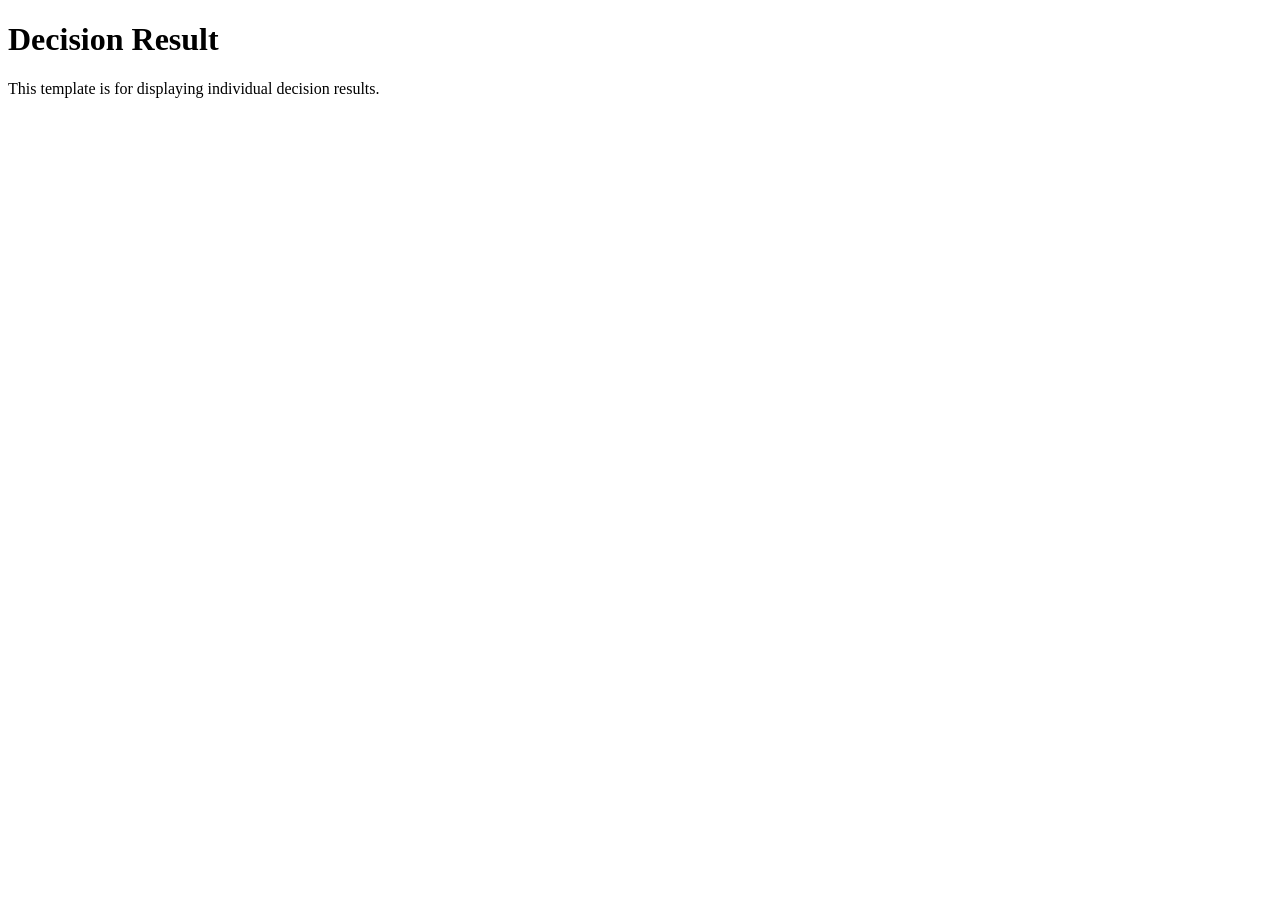
<file: credit_decision_system/templates/result.html>
<!DOCTYPE html>
<html lang="en">
<head>
    <meta charset="UTF-8">
    <meta name="viewport" content="width=device-width, initial-scale=1.0">
    <title>Decision Result</title>
</head>
<body>
    <h1>Decision Result</h1>
    <p>This template is for displaying individual decision results.</p>
</body>
</html>
</file>
